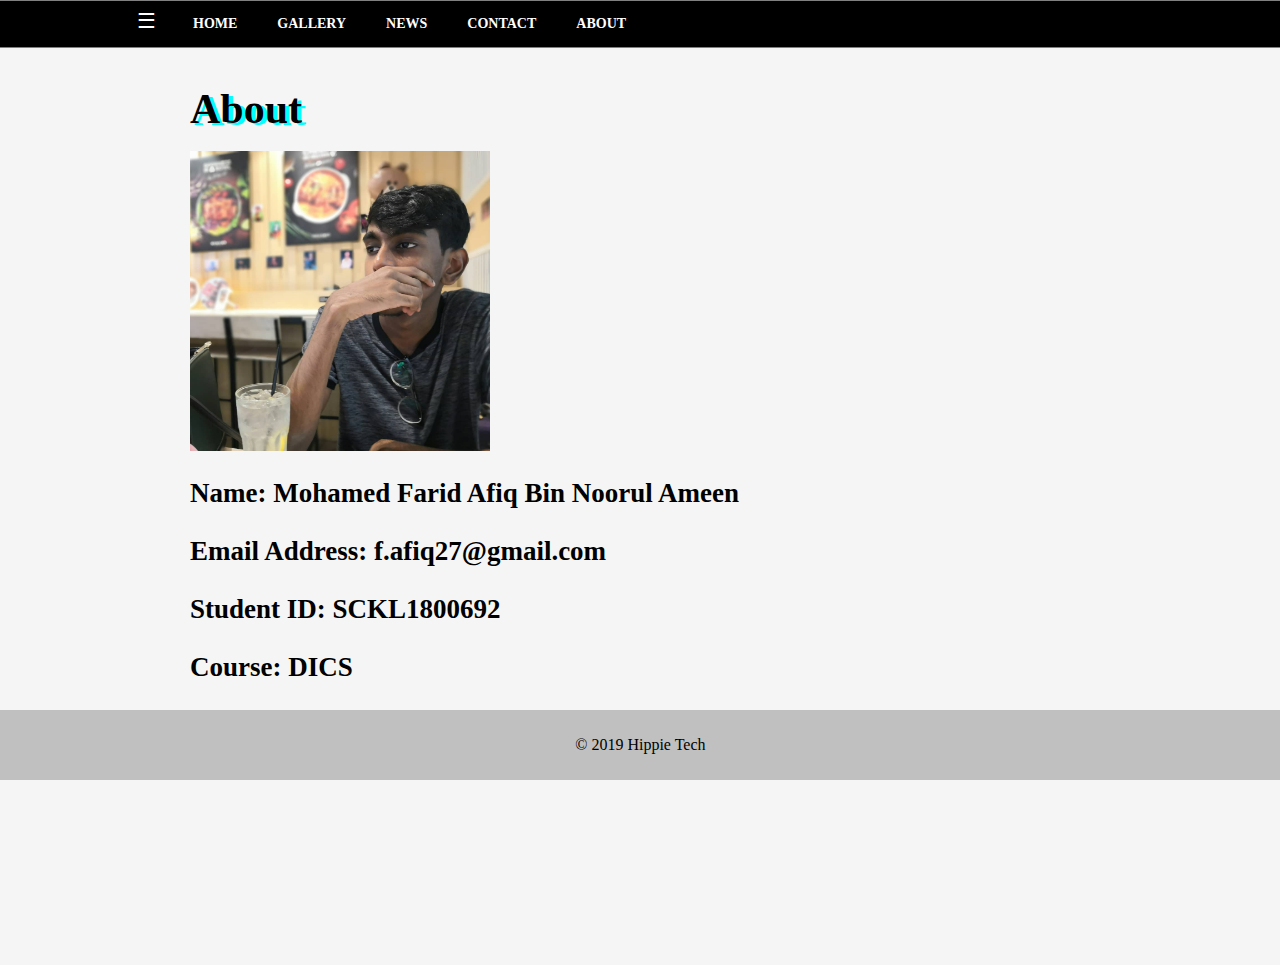
<file: HTML/About.html>
<html>
<head>
<title>About</title>
<link rel="stylesheet" href="../CSS/Content.css">
    
</head>
<body>

<div id="main">

<div class="topnav">
  <span class="one" onclick="openNav()">&#9776;</span>
  <a href="index.html"><b>HOME</b></a>
  <a href="Gallery.html"><b>GALLERY</b></a>
  <a href="News.html"><b>NEWS</b></a>
  <a href="Contact.html"><b>CONTACT</b></a>
  <a href="About.html"><b>ABOUT</b></a>
</div>

    
    
<div id="mySidenav" class="sidenav">
  <a href="javascript:void(0)" class="closebtn" onclick="closeNav()">&times;</a>
  <p><b>PRODUCTS</b></p>
  <a href="Productivity.html"><b>PRODUCTIVITY</b></a>
  <a href="Gamers.html"><b>GAMING</b></a>
  <a href="Ergonomics.html"><b>ERGONOMICS</b></a>
  <a href="Photography.html"><b>PHOTOGRAPHY</b></a>
</div>    

<div class="background">
<h1>About</h1>
<br>
<img style="width: 300px;" src=../Images/Me.jpeg>
<p class="title">Name: Mohamed Farid Afiq Bin Noorul Ameen</p>
<p class="title">Email Address: f.afiq27@gmail.com</p>
<p class="title">Student ID: SCKL1800692</p>
<p class="title">Course: DICS</p>

</div>

</div>

<div class="footer">
  <p>&#169; 2019 Hippie Tech</p>
</div>


<script type="text/javascript" src="../JS/Content.js"></script>
</body>
</html>
</file>
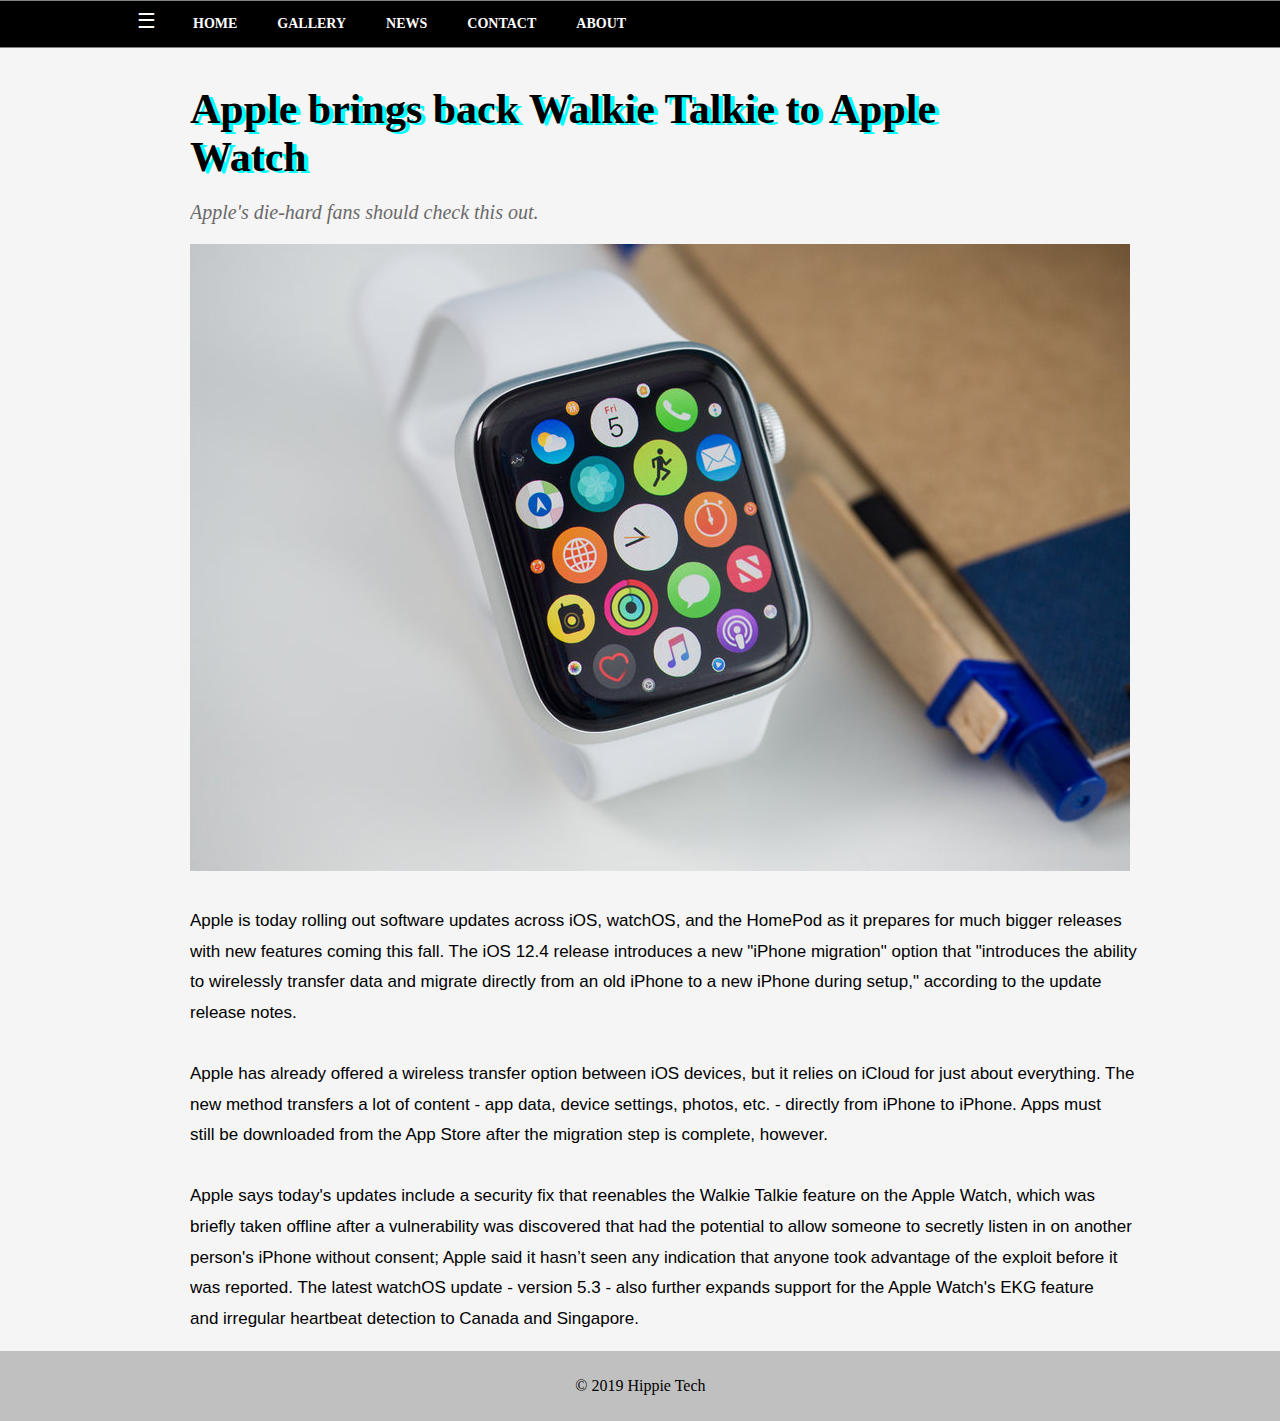
<file: HTML/Apple Watch.html>
<html>
<head>
<title>Apple brings back Walkie Talkie to Apple Watch</title>
<link rel="stylesheet" href="../CSS/Content.css">
    
</head>
<body>

<div id="main">

<div class="topnav">
  <span class="one" onclick="openNav()">&#9776;</span>
  <a href="index.html"><b>HOME</b></a>
  <a href="Gallery.html"><b>GALLERY</b></a>
  <a href="News.html"><b>NEWS</b></a>
  <a href="Contact.html"><b>CONTACT</b></a>
  <a href="About.html"><b>ABOUT</b></a>
</div>

    
    
<div id="mySidenav" class="sidenav">
  <a href="javascript:void(0)" class="closebtn" onclick="closeNav()">&times;</a>
  <p><b>PRODUCTS</b></p>
  <a href="Productivity.html"><b>PRODUCTIVITY</b></a>
  <a href="Gamers.html"><b>GAMING</b></a>
  <a href="Ergonomics.html"><b>ERGONOMICS</b></a>
  <a href="Photography.html"><b>PHOTOGRAPHY</b></a>
</div>


    
 
   
    
    
    
    
<div class="background">
  <h1>Apple brings back Walkie Talkie to Apple <br>Watch</h1>
  <p style="font-size: 20px; color:dimgrey; font-style:italic;">Apple's die-hard fans should check this out.</p>
  <img src="../Images/AppleWatch.jpg">
  <br>
  <br>
  <p class="content">Apple is today rolling out software updates across iOS, watchOS, and the HomePod as it prepares for much bigger releases
with new features coming this fall. The iOS 12.4 release introduces a new "iPhone migration" option that "introduces the ability
to wirelessly transfer data and migrate directly from an old iPhone to a new iPhone during setup," according to the update
release notes.

Apple has already offered a wireless transfer option between iOS devices, but it relies on iCloud for just about everything. The
new method transfers a lot of content - app data, device settings, photos, etc. - directly from iPhone to iPhone. Apps must
still be downloaded from the App Store after the migration step is complete, however.

Apple says today's updates include a security fix that reenables the Walkie Talkie feature on the Apple Watch, which was
briefly taken offline after a vulnerability was discovered that had the potential to allow someone to secretly listen in on another
person's iPhone without consent; Apple said it hasn’t seen any indication that anyone took advantage of the exploit before it
was reported. The latest watchOS update - version 5.3 - also further expands support for the Apple Watch's EKG feature
and irregular heartbeat detection to Canada and Singapore.</p>
</div>
</div>

<div class="footer">
  <p>&#169; 2019 Hippie Tech</p>
</div>

<script type="text/javascript" src="../JS/Content.js"></script>
</body>
</html>
</file>
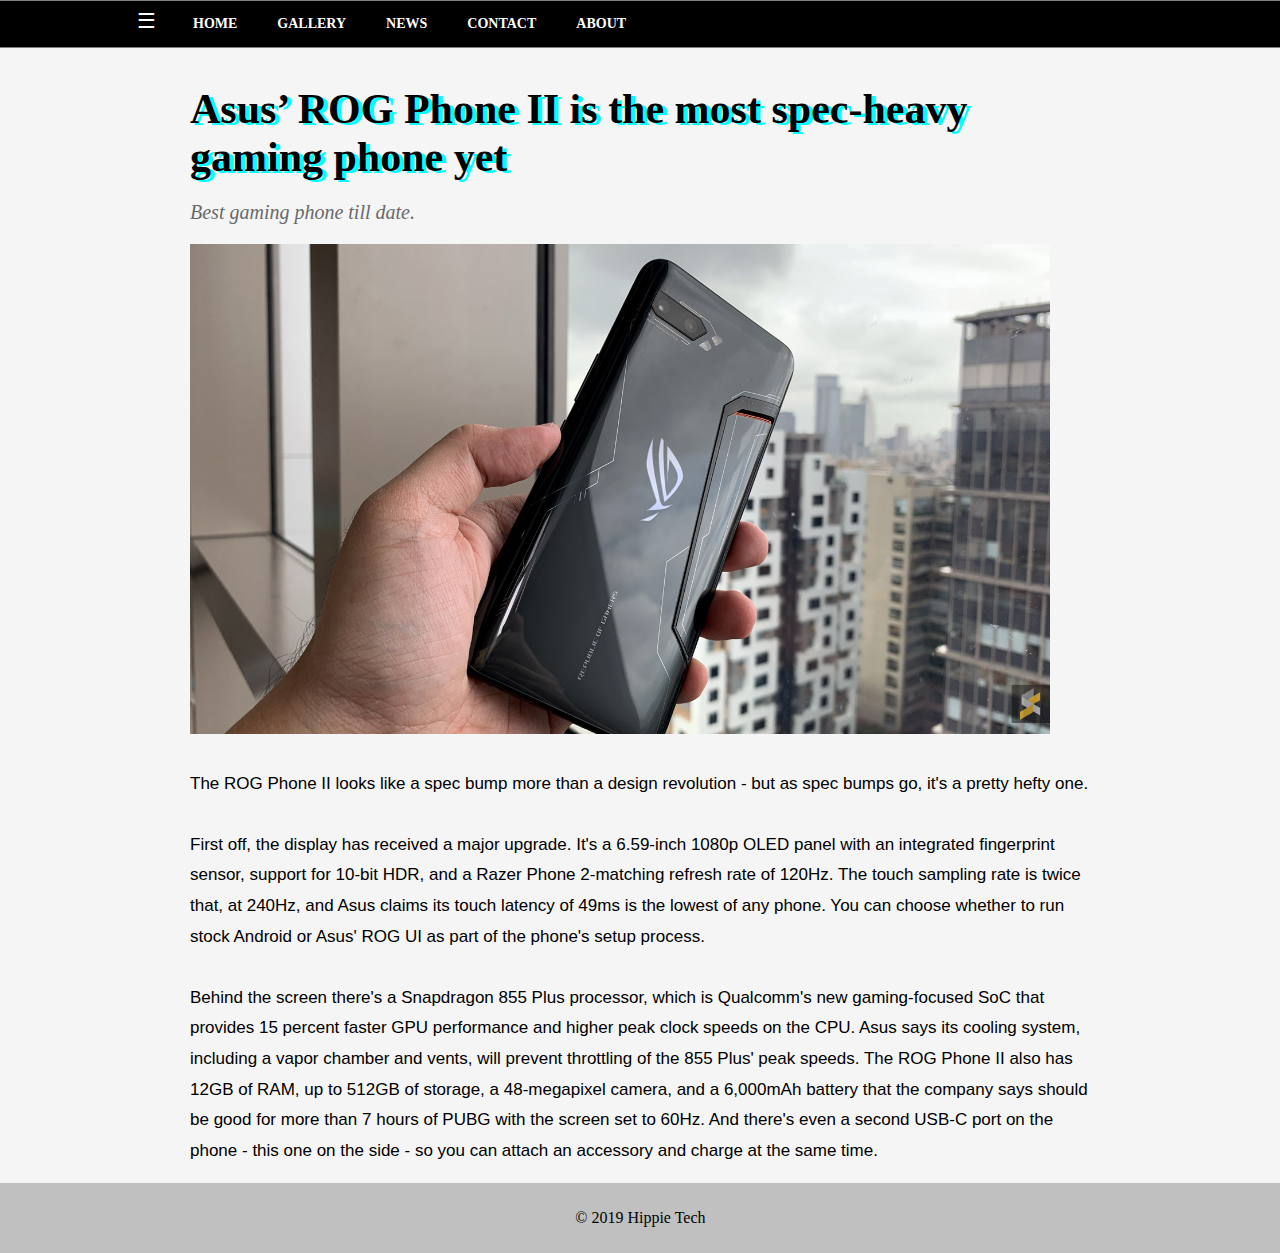
<file: HTML/Asus ROG.html>
<html>
<head>
<title>Asus' ROG Phone II is the most spec-heavy gaming phone yet</title>
<link rel="stylesheet" href="../CSS/Content.css">
    
</head>
<body>

<div id="main">

<div class="topnav">
  <span class="one" onclick="openNav()">&#9776;</span>
  <a href="index.html"><b>HOME</b></a>
  <a href="Gallery.html"><b>GALLERY</b></a>
  <a href="News.html"><b>NEWS</b></a>
  <a href="Contact.html"><b>CONTACT</b></a>
  <a href="About.html"><b>ABOUT</b></a>
</div>

    
    
<div id="mySidenav" class="sidenav">
  <a href="javascript:void(0)" class="closebtn" onclick="closeNav()">&times;</a>
  <p><b>PRODUCTS</b></p>
  <a href="Productivity.html"><b>PRODUCTIVITY</b></a>
  <a href="Gamers.html"><b>GAMING</b></a>
  <a href="Ergonomics.html"><b>ERGONOMICS</b></a>
  <a href="Photography.html"><b>PHOTOGRAPHY</b></a>
</div>


    
 
   
    
    
    
    
<div class="background">
  <h1>Asus’ ROG Phone II is the most spec-heavy<br>gaming phone yet</h1>
  <p style="font-size: 20px; color:dimgrey; font-style:italic;">Best gaming phone till date.</p>
  <img style="width: 860px" src="../Images/ROG.jpg">
  <br>
  <br>
  <p class="content">The ROG Phone II looks like a spec bump more than a design revolution - but as spec bumps go, it's a pretty hefty one.

First off, the display has received a major upgrade. It's a 6.59-inch 1080p OLED panel with an integrated fingerprint
sensor, support for 10-bit HDR, and a Razer Phone 2-matching refresh rate of 120Hz. The touch sampling rate is twice
that, at 240Hz, and Asus claims its touch latency of 49ms is the lowest of any phone. You can choose whether to run
stock Android or Asus' ROG UI as part of the phone's setup process.
    
Behind the screen there's a Snapdragon 855 Plus processor, which is Qualcomm's new gaming-focused SoC that
provides 15 percent faster GPU performance and higher peak clock speeds on the CPU. Asus says its cooling system,
including a vapor chamber and vents, will prevent throttling of the 855 Plus' peak speeds. The ROG Phone II also has
12GB of RAM, up to 512GB of storage, a 48-megapixel camera, and a 6,000mAh battery that the company says should
be good for more than 7 hours of PUBG with the screen set to 60Hz. And there's even a second USB-C port on the
phone - this one on the side - so you can attach an accessory and charge at the same time.</p>
</div>
</div>

<div class="footer">
  <p>&#169; 2019 Hippie Tech</p>
</div>
<script type="text/javascript" src="../JS/Content.js"></script>
</body>
</html>
</file>
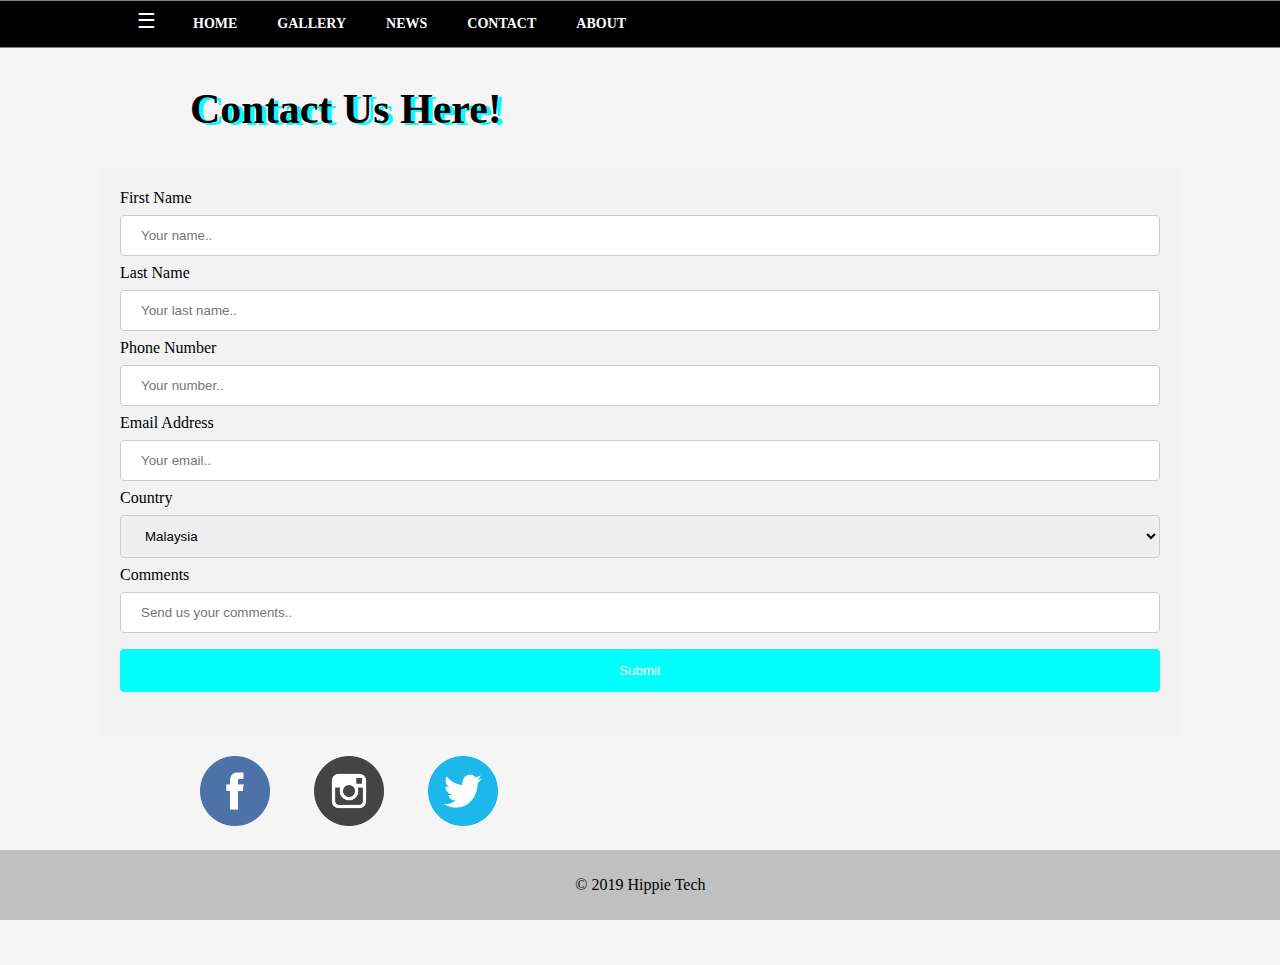
<file: HTML/Contact.html>
<html>
<head>
<title>Contact</title>
<link rel="stylesheet" href="../CSS/Content.css">
    
</head>
<body>

<div id="main">

<div class="topnav">
  <span class="one" onclick="openNav()">&#9776;</span>
  <a href="index.html"><b>HOME</b></a>
  <a href="Gallery.html"><b>GALLERY</b></a>
  <a href="News.html"><b>NEWS</b></a>
  <a href="Contact.html"><b>CONTACT</b></a>
  <a href="About.html"><b>ABOUT</b></a>
</div>

    
    
<div id="mySidenav" class="sidenav">
  <a href="javascript:void(0)" class="closebtn" onclick="closeNav()">&times;</a>
  <p><b>PRODUCTS</b></p>
  <a href="Productivity.html"><b>PRODUCTIVITY</b></a>
  <a href="Gamers.html"><b>GAMING</b></a>
  <a href="Ergonomics.html"><b>ERGONOMICS</b></a>
  <a href="Photography.html"><b>PHOTOGRAPHY</b></a>
</div>    

<div class="background">
<h1>Contact Us Here!</h1>
<br>
<br>
</div>
    
    
    
    
<div class="forms">
  <form action="/action_page.php">
    <label for="fname">First Name</label>
    <input type="text" id="fname" name="firstname" placeholder="Your name..">

    <label for="lname">Last Name</label>
    <input type="text" id="lname" name="lastname" placeholder="Your last name..">

    <label for="pnumb">Phone Number</label>
    <input type="text" id="pnumb" name="phonenumber" placeholder="Your number..">  
      
    <label for="email">Email Address</label>
    <input type="text" id="email" name="email" placeholder="Your email..">  
      
    <label for="country">Country</label>
    <select id="country" name="country">
      <option value="australia">Malaysia</option>
      <option value="canada">USA</option>
      <option value="usa">Singapore</option>
    </select>
    
    <label for="comments">Comments</label>
    <input type="text" id="comm" name="comm" placeholder="Send us your comments.."> 
    
    <input type="submit" value="Submit">
  </form>
</div>

    
    
    
    
    
    
    

<a href="https://www.facebook.com"><img style="width: 70px; padding: 20px; margin-left: 180px;" src="../Images/Facebook%20Icon.png"></a>
<a href="https://www.instagram.com/"><img style="width: 70px; padding: 20px" src="../Images/Instagram%20Icon.png"></a>
<a href="https://twitter.com/"><img style="width: 70px; padding: 20px" src="../Images/Twitter%20Icon.png"></a>

    
</div>
    
<div class="footer">
  <p>&#169; 2019 Hippie Tech</p>
</div>
    
    



<script type="text/javascript" src="../JS/Content.js"></script>
</body>
</html>
</file>
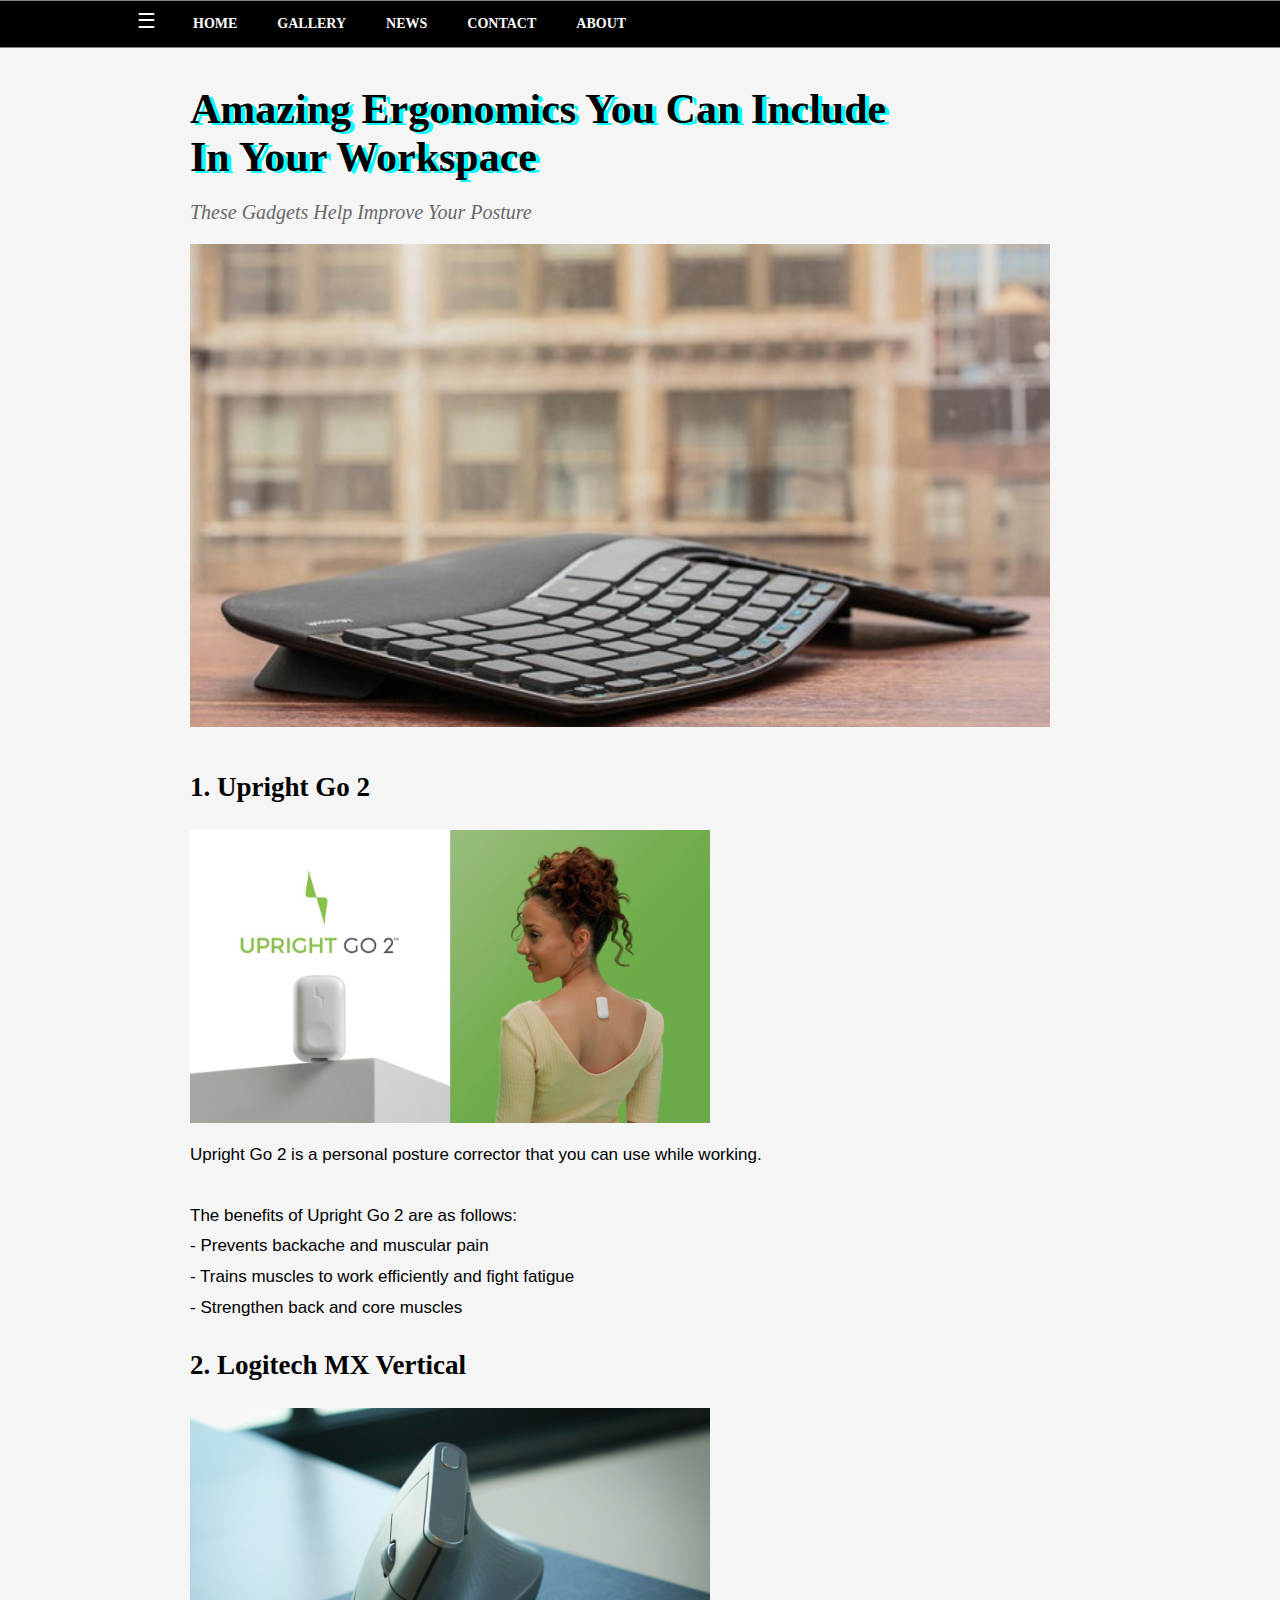
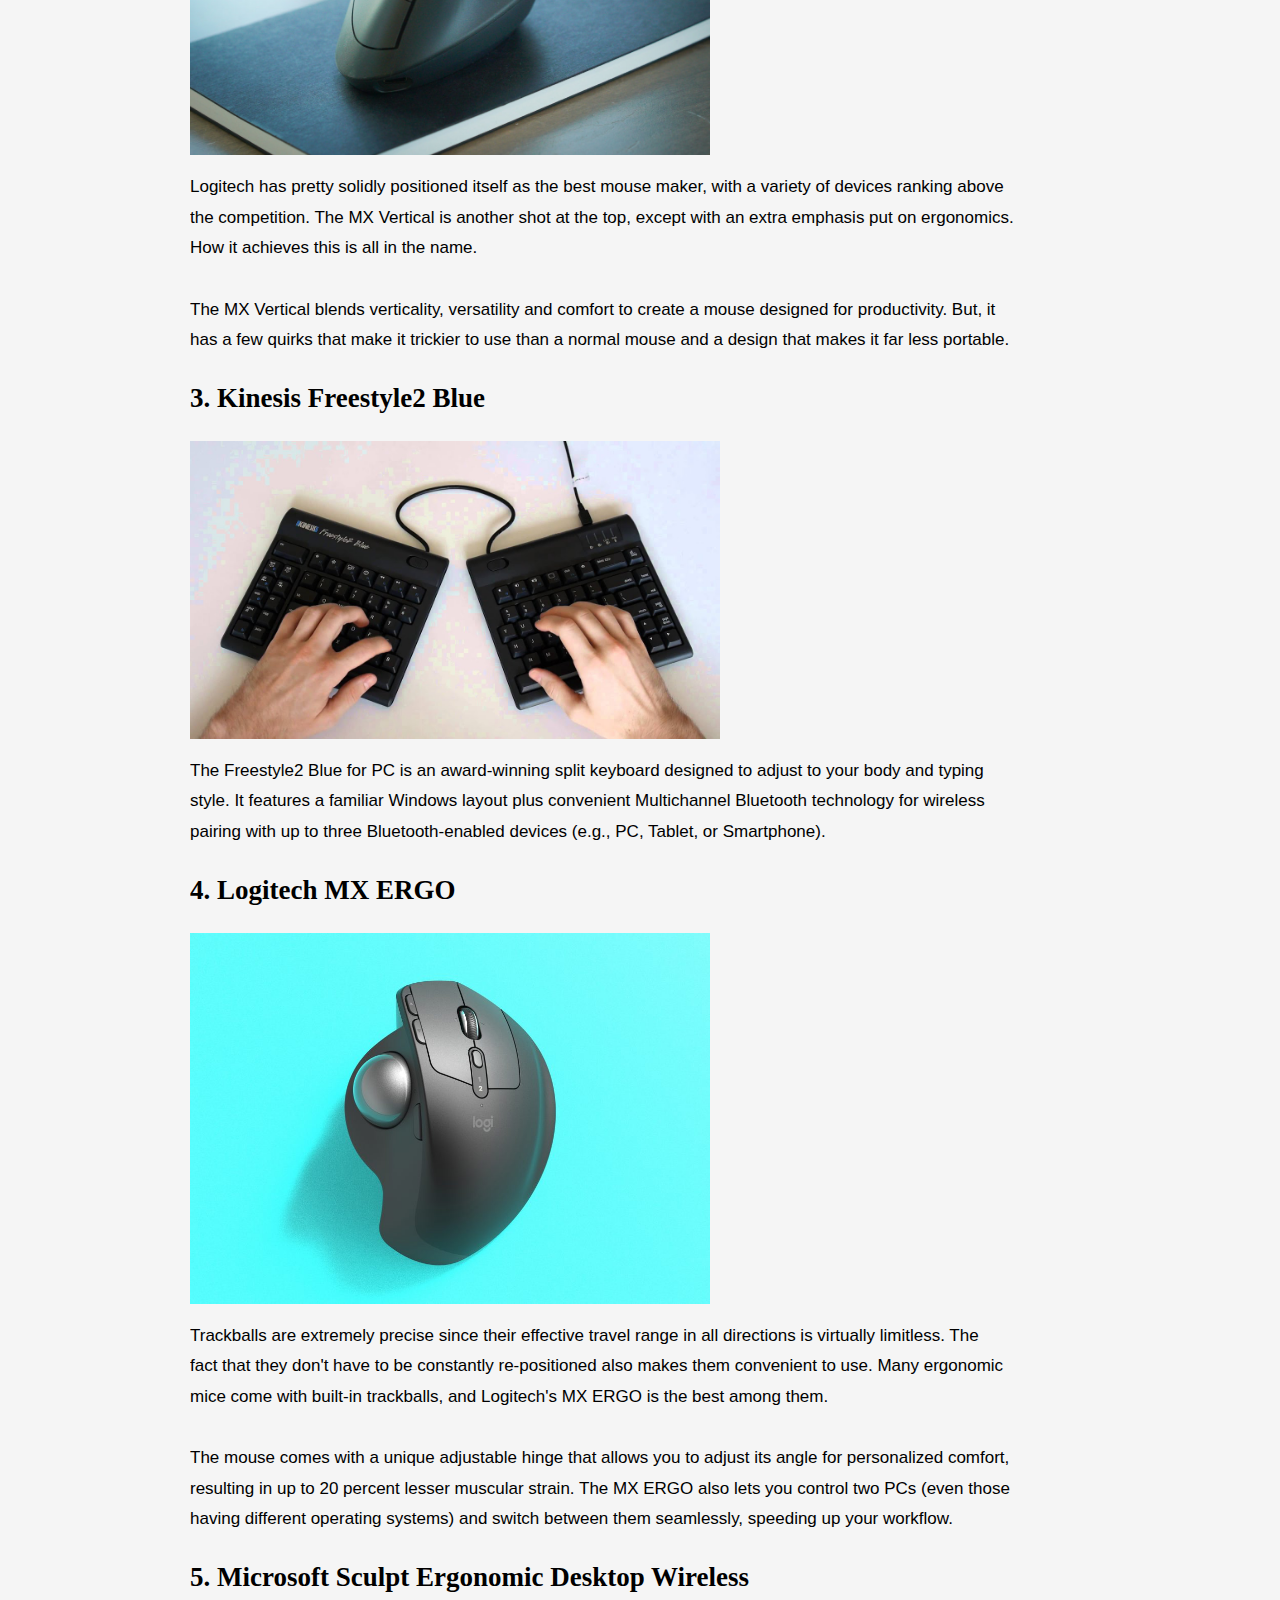
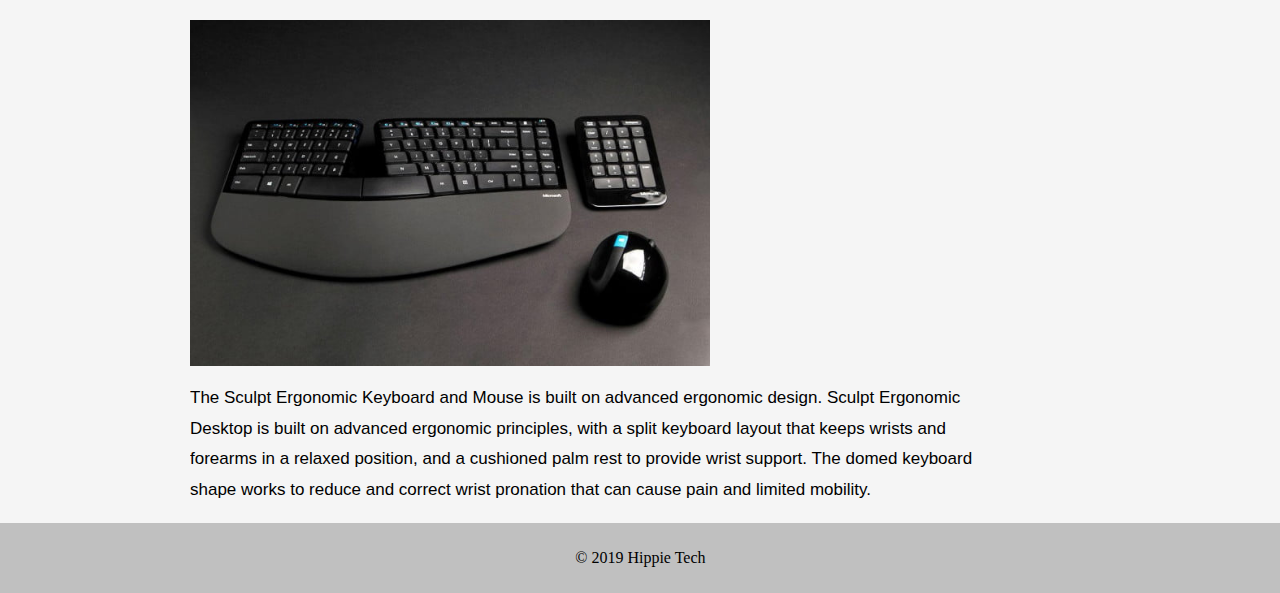
<file: HTML/Ergonomics.html>
<html>
<head>
<title>Amazing Ergonomics You Can Include In Your Workspace</title>
<link rel="stylesheet" href="../CSS/Content.css">
    
</head>
<body>

<div id="main">

<div class="topnav">
  <span class="one" onclick="openNav()">&#9776;</span>
  <a href="index.html"><b>HOME</b></a> 
  <a href="Gallery.html"><b>GALLERY</b></a>
  <a href="News.html"><b>NEWS</b></a>
  <a href="Contact.html"><b>CONTACT</b></a>
  <a href="About.html"><b>ABOUT</b></a>
</div>

    
    
<div id="mySidenav" class="sidenav">
  <a href="javascript:void(0)" class="closebtn" onclick="closeNav()">&times;</a>
  <p><b>PRODUCTS</b></p>
  <a href="Productivity.html"><b>PRODUCTIVITY</b></a>
  <a href="Gamers.html"><b>GAMING</b></a>
  <a href="Ergonomics.html"><b>ERGONOMICS</b></a>
  <a href="Photography.html"><b>PHOTOGRAPHY</b></a>
</div>


    
 
   
    
    
    
    
<div class="background">
  <h1>Amazing Ergonomics You Can Include<br>In Your Workspace</h1>
  <p style="font-size: 20px; color:dimgrey; font-style:italic;">These Gadgets Help Improve Your Posture</p>
  <img style="width: 860px" src="../Images/Keyboard-Ergonomics.jpg">
  <br>
  <br>
  <p class="title">1. Upright Go 2</p>
  <img style="width:520px" src="../Images/Upright%20Go%202.jpg">
  <p class="content">Upright Go 2 is a personal posture corrector that you can use while working.

The benefits of Upright Go 2 are as follows:
- Prevents backache and muscular pain
- Trains muscles to work efficiently and fight fatigue
- Strengthen back and core muscles
</p>
    
  <p class="title">2. Logitech MX Vertical</p>
  <img style="width:520px" src="../Images/Logitech Mouse2.jpg">
  <p class="content">Logitech has pretty solidly positioned itself as the best mouse maker, with a variety of devices ranking above
the competition. The MX Vertical is another shot at the top, except with an extra emphasis put on ergonomics.
How it achieves this is all in the name.

The MX Vertical blends verticality, versatility and comfort to create a mouse designed for productivity. But, it
has a few quirks that make it trickier to use than a normal mouse and a design that makes it far less portable.</p>
    
  <p class="title">3. Kinesis Freestyle2 Blue</p>
  <img style="width:530px" src="../Images/Kinesis.jpg">
  <p class="content">The Freestyle2 Blue for PC is an award-winning split keyboard designed to adjust to your body and typing
style. It features a familiar Windows layout plus convenient Multichannel Bluetooth technology for wireless
pairing with up to three Bluetooth-enabled devices (e.g., PC, Tablet, or Smartphone).</p>
    
    <p class="title">4. Logitech MX ERGO</p>
  <img style="width:520px" src="../Images/Logitech MX ERGO.jpg">
  <p class="content">Trackballs are extremely precise since their effective travel range in all directions is virtually limitless. The
fact that they don't have to be constantly re-positioned also makes them convenient to use. Many ergonomic
mice come with built-in trackballs, and Logitech's MX ERGO is the best among them.
    
The mouse comes with a unique adjustable hinge that allows you to adjust its angle for personalized comfort,
resulting in up to 20 percent lesser muscular strain. The MX ERGO also lets you control two PCs (even those
having different operating systems) and switch between them seamlessly, speeding up your workflow.</p>
    
    <p class="title">5. Microsoft Sculpt Ergonomic Desktop Wireless</p>
  <img style="width:520px" src="../Images/Microsoft.jpg">
  <p class="content">The Sculpt Ergonomic Keyboard and Mouse is built on advanced ergonomic design. Sculpt Ergonomic
Desktop is built on advanced ergonomic principles, with a split keyboard layout that keeps wrists and 
forearms in a relaxed position, and a cushioned palm rest to provide wrist support. The domed keyboard 
shape works to reduce and correct wrist pronation that can cause pain and limited mobility.</p>
</div>
</div>

<div class="footer">
  <p>&#169; 2019 Hippie Tech</p>
</div>

<script type="text/javascript" src="../JS/Content.js"></script>
</body>
</html>
</file>
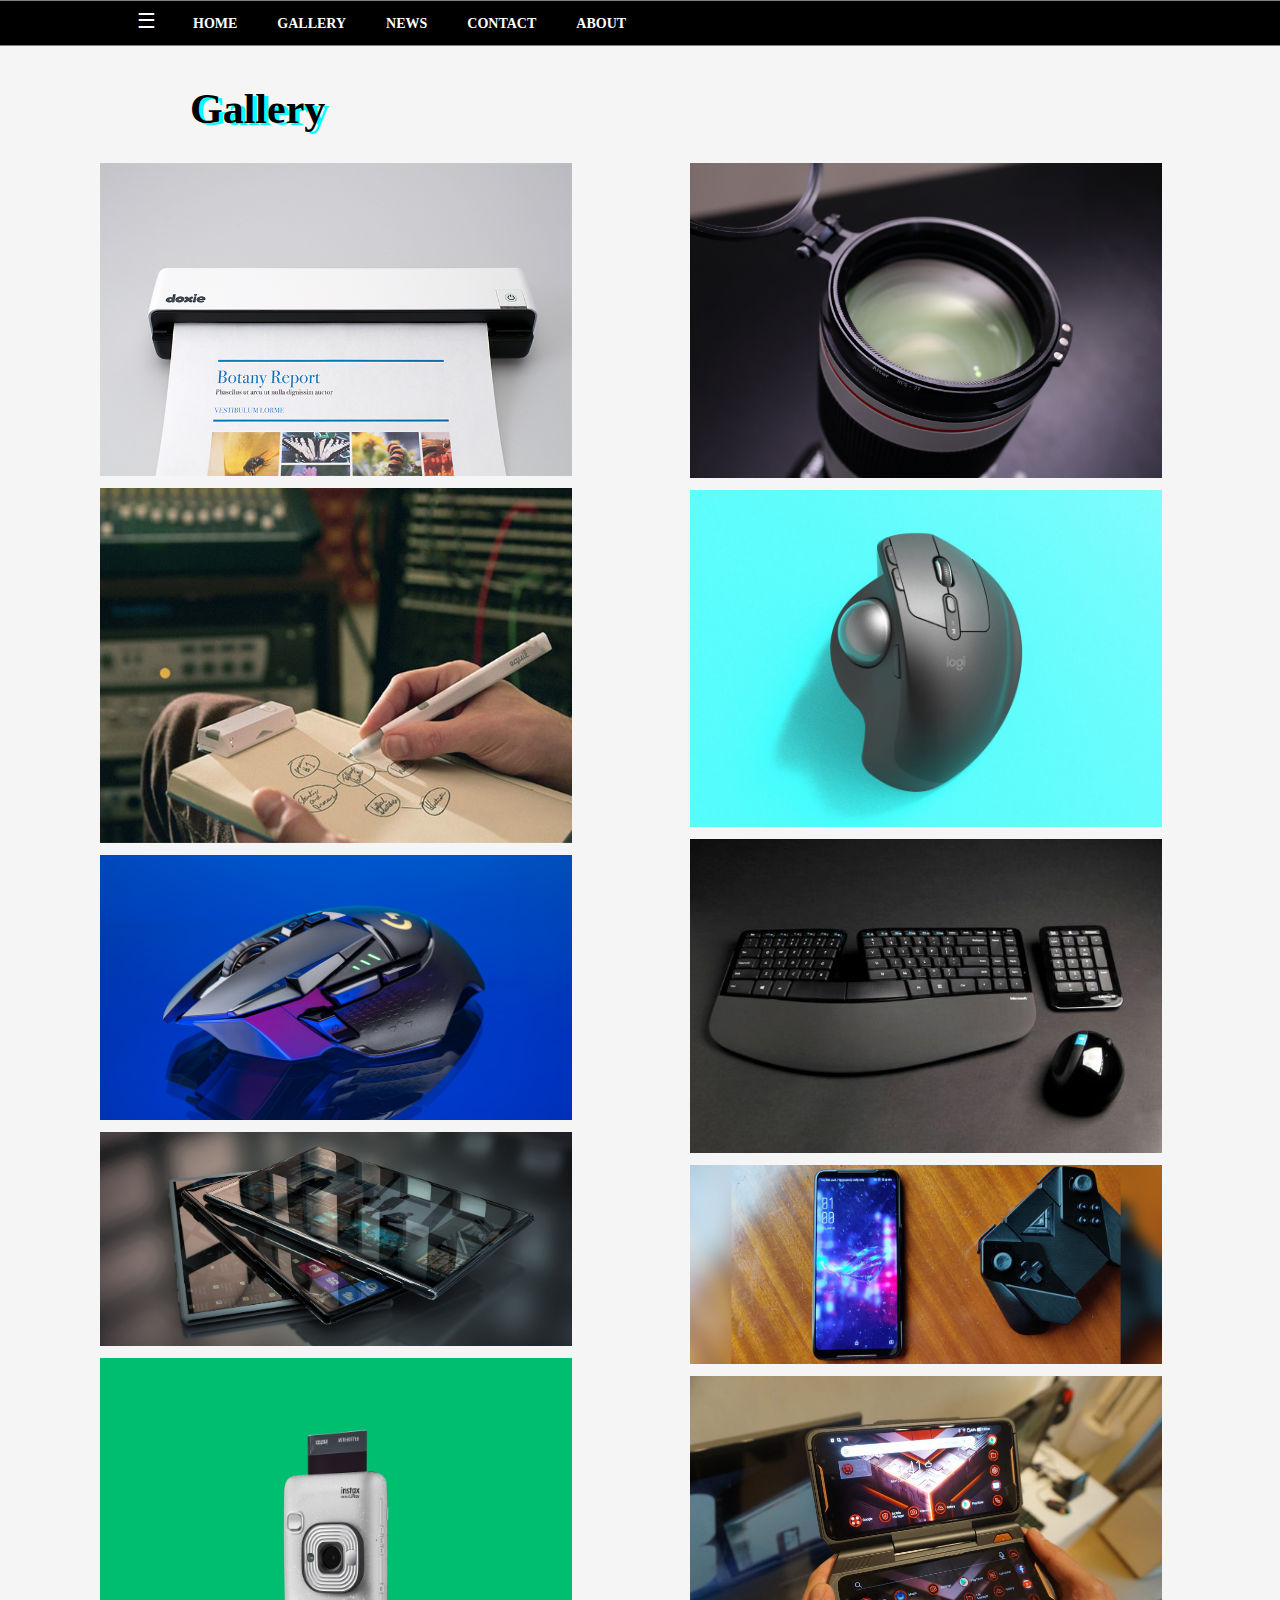
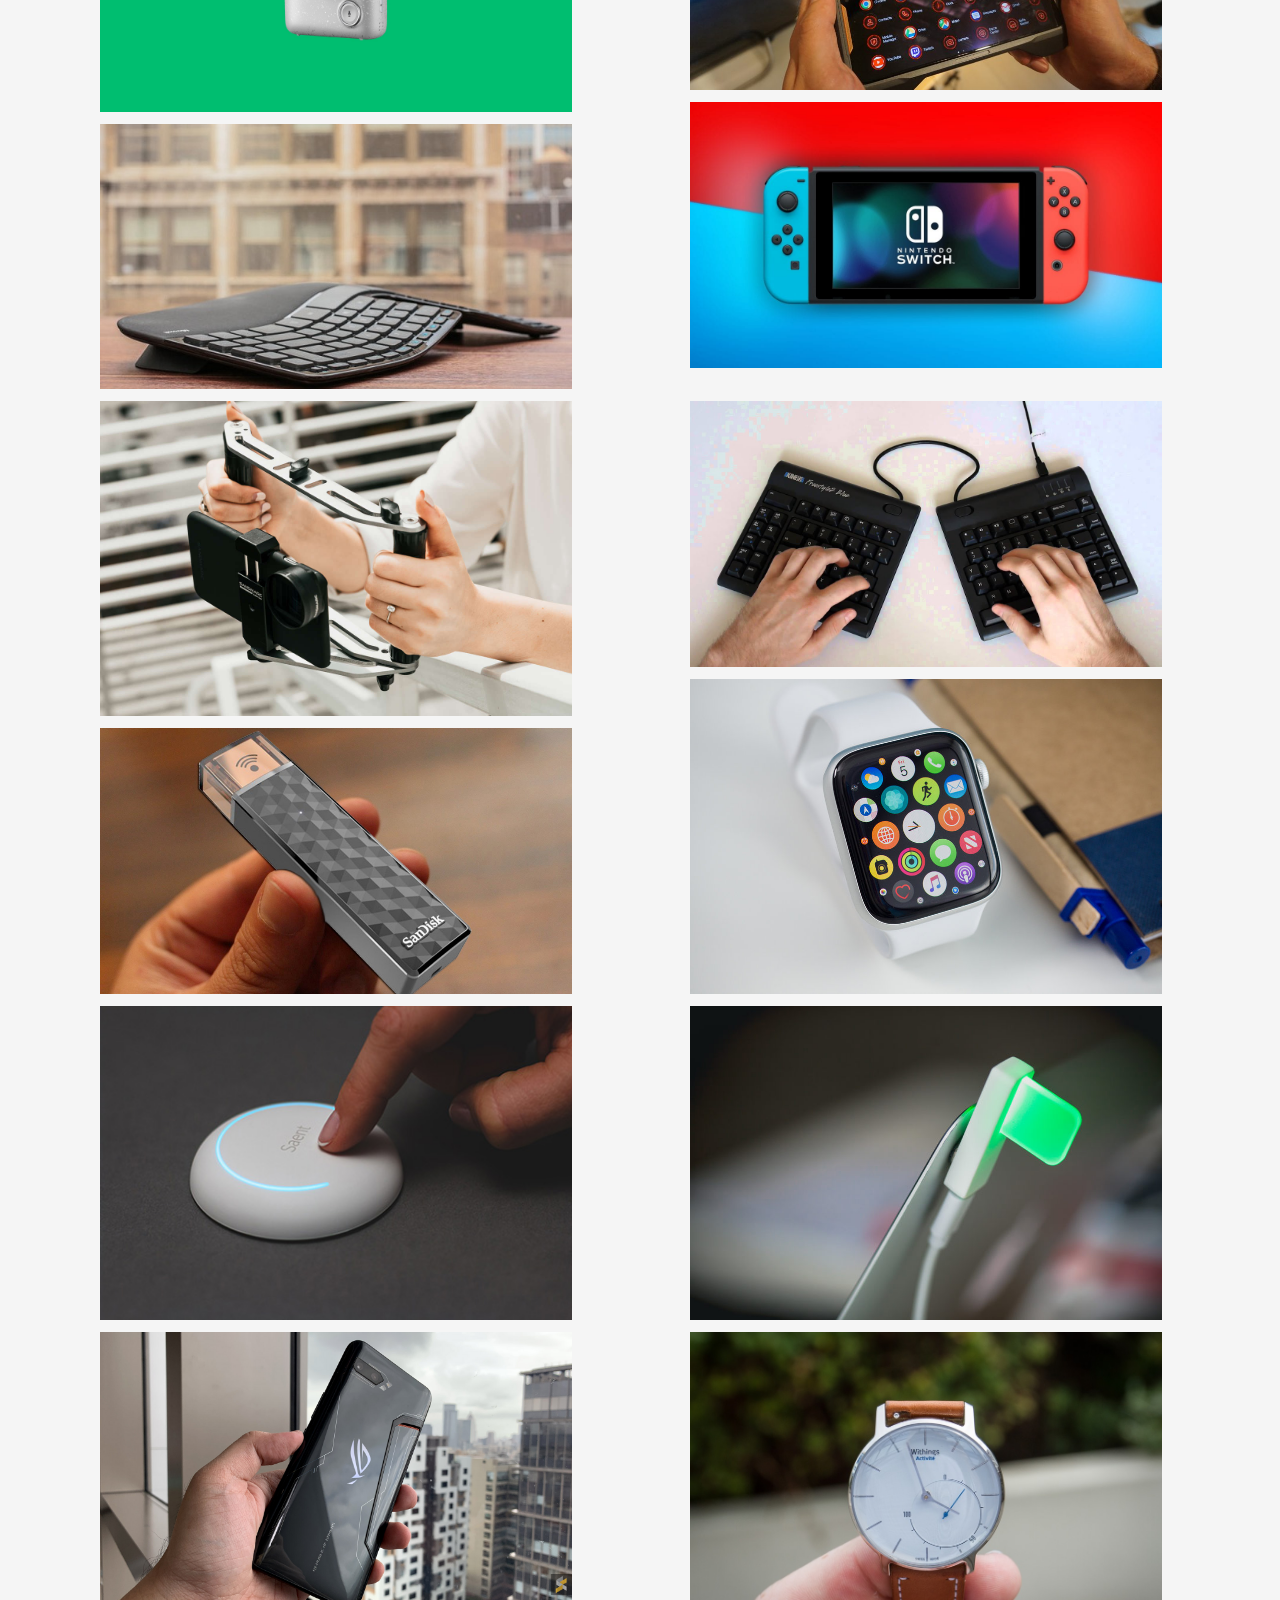
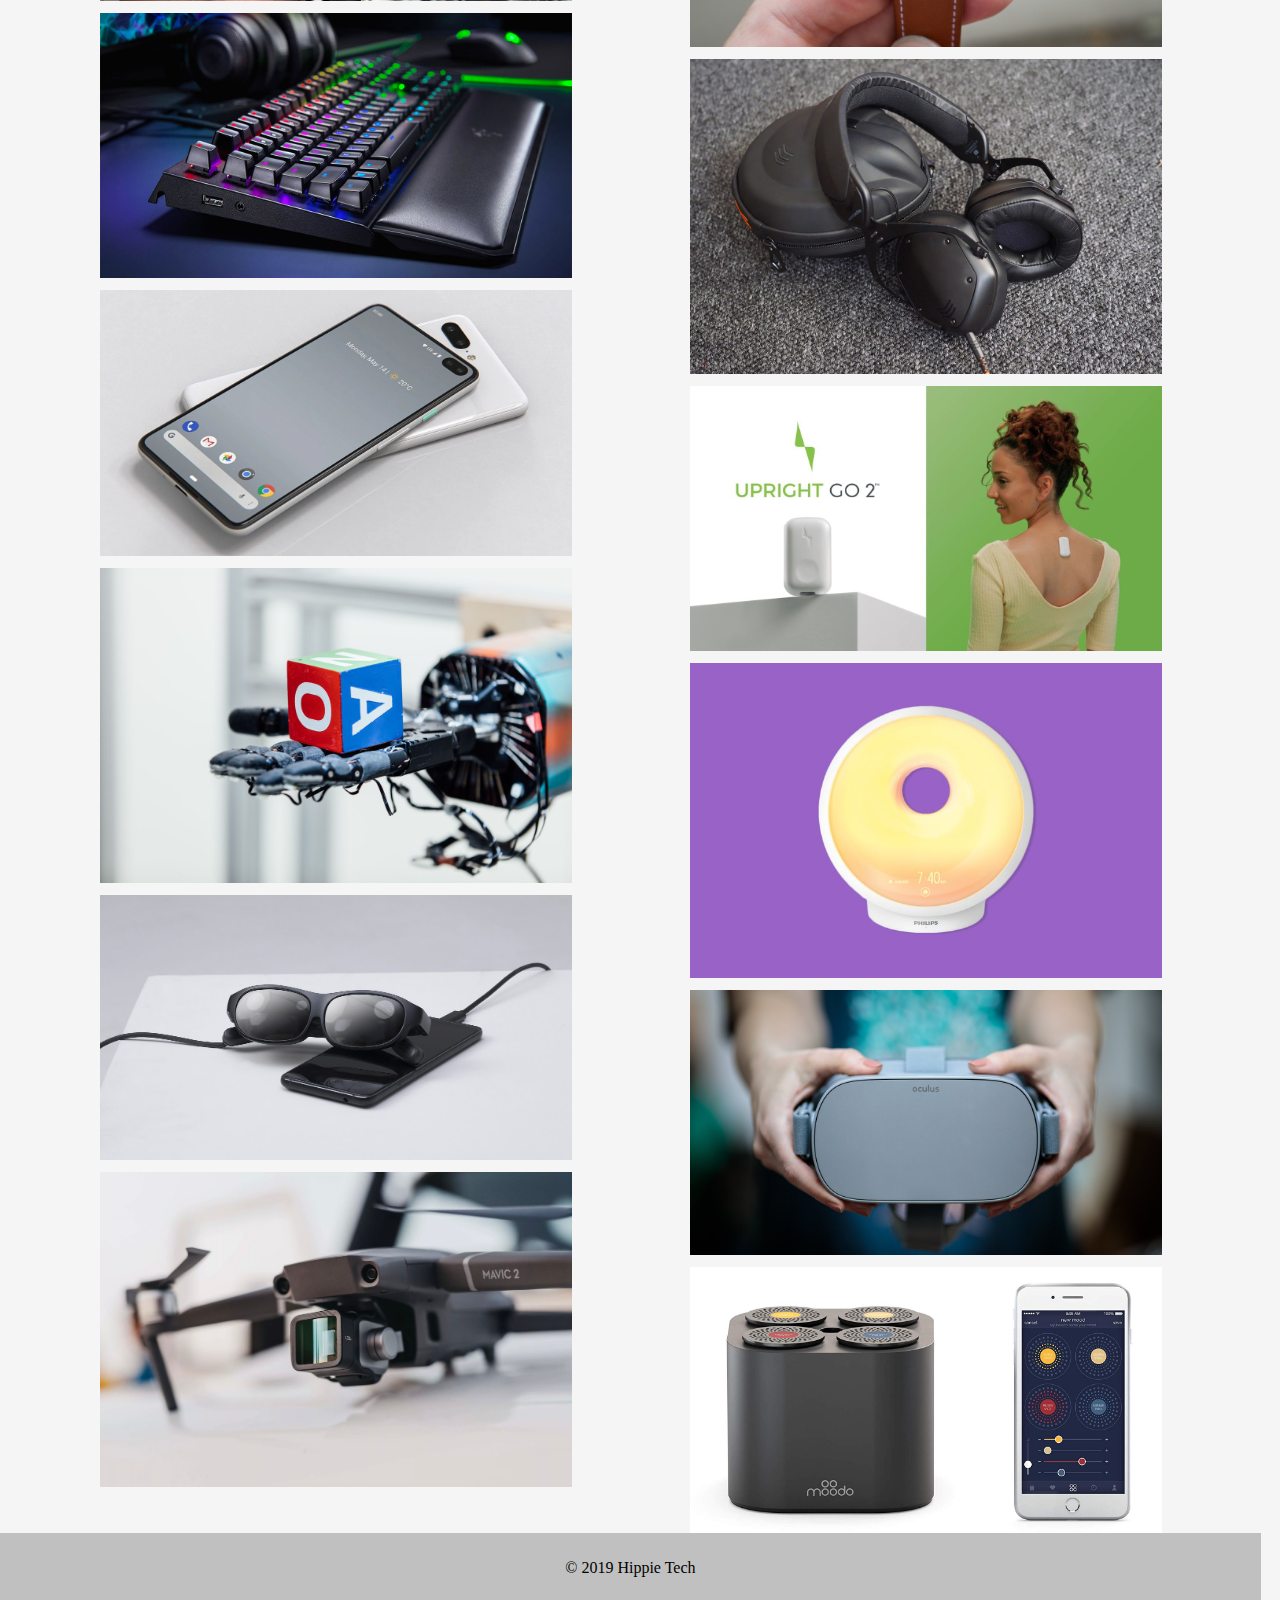
<file: HTML/Gallery.html>
<html>
<head>
<title>Gallery</title>
<link rel="stylesheet" href="../CSS/Gallery.css">
    
</head>
<body>

<div id="main">

<div class="topnav">
  <span class="one" onclick="openNav()">&#9776;</span>
  <a href="index.html"><b>HOME</b></a> 
  <a href="Gallery.html"><b>GALLERY</b></a>
  <a href="News.html"><b>NEWS</b></a>
  <a href="Contact.html"><b>CONTACT</b></a>
  <a href="About.html"><b>ABOUT</b></a>
</div>

    
    
<div id="mySidenav" class="sidenav">
  <a href="javascript:void(0)" class="closebtn" onclick="closeNav()">&times;</a>
  <p><b>PRODUCTS</b></p>
  <a href="Productivity.html"><b>PRODUCTIVITY</b></a>
  <a href="Gamers.html"><b>GAMING</b></a>
  <a href="Ergonomics.html"><b>ERGONOMICS</b></a>
  <a href="Ergonomics.html"><b>PHOTOGRAPHY</b></a>
</div>


    
 
   
    
    
    
<div class="background">   
  <h1>Gallery</h1>
  <br>
  <div class="row"> 
    <div class="column">
      <img style="width: 80%" src="../Images/Alter.jpg">
      <img style="width: 80%" src="../Images/Logitech%20MX%20ERGO.jpg">
      <img style="width: 80%" src="../Images/Microsoft.jpg">
      <img style="width: 80%" src="../Images/Asus%20ROG%202.jpg">
      <img style="width: 80%" src="../Images/Asus%20ROG.jpg">
      <img style="width: 80%" src="../Images/Switch.jpg">
    </div>
    <div class="column">
      <img style="width: 80%" src="../Images/Doxie%20Go.jpg">
      <img style="width: 80%" src="../Images/ebeam.jpg">
      <img style="width: 80%" src="../Images/Logitech%20Mouse%202.jpg">
      <img style="width: 80%" src="../Images/gadgets1.jpg">
      <img style="width: 80%" src="../Images/Fujifilm.jpg">
      <img style="width: 80%" src="../Images/Keyboard-Ergonomics.jpg">
    </div> 
    <div class="column">
      <img style="width: 80%" src="../Images/Kinesis.jpg">
      <img style="width: 80%" src="../Images/AppleWatch.jpg">
      <img style="width: 80%" src="../Images/Luxafor2.jpg">
      <img style="width: 80%" src="../Images/Withings2.jpg">
      <img style="width: 80%" src="../Images/Vmoda.jpg">
      <img style="width: 80%" src="../Images/Upright%20Go%202.jpg">
      <img style="width: 80%" src="../Images/Philips3.jpg">
      <img style="width: 80%" src="../Images/Oculus3.jpg">
      <img style="width: 80%" src="../Images/Moodo.jpg">
      
    </div>
    <div class="column">
      <img style="width: 80%" src="../Images/Sandmarc.jpg">
      <img style="width: 80%" src="../Images/Sandisk%202.jpg">
      <img style="width: 80%" src="../Images/Saent2.jpg">
      <img style="width: 80%" src="../Images/ROG.jpg">
      <img style="width: 80%" src="../Images/Razer.jpg">
      <img style="width: 80%" src="../Images/Pixel.jpg">
    </div>
    <div class="column">
      <img style="width: 80%" src="../Images/OpenAi.jpg">
      <img style="width: 80%" src="../Images/Nreal.jpg">
      <img style="width: 80%" src="../Images/Moment%20Air.jpg">
    </div>  
  </div>
</div> 
<div class="footer">
  <p>&#169; 2019 Hippie Tech</p>
</div>

</div>
<script type="text/javascript" src="../JS/Content.js"></script>
</body>
</html>
</file>
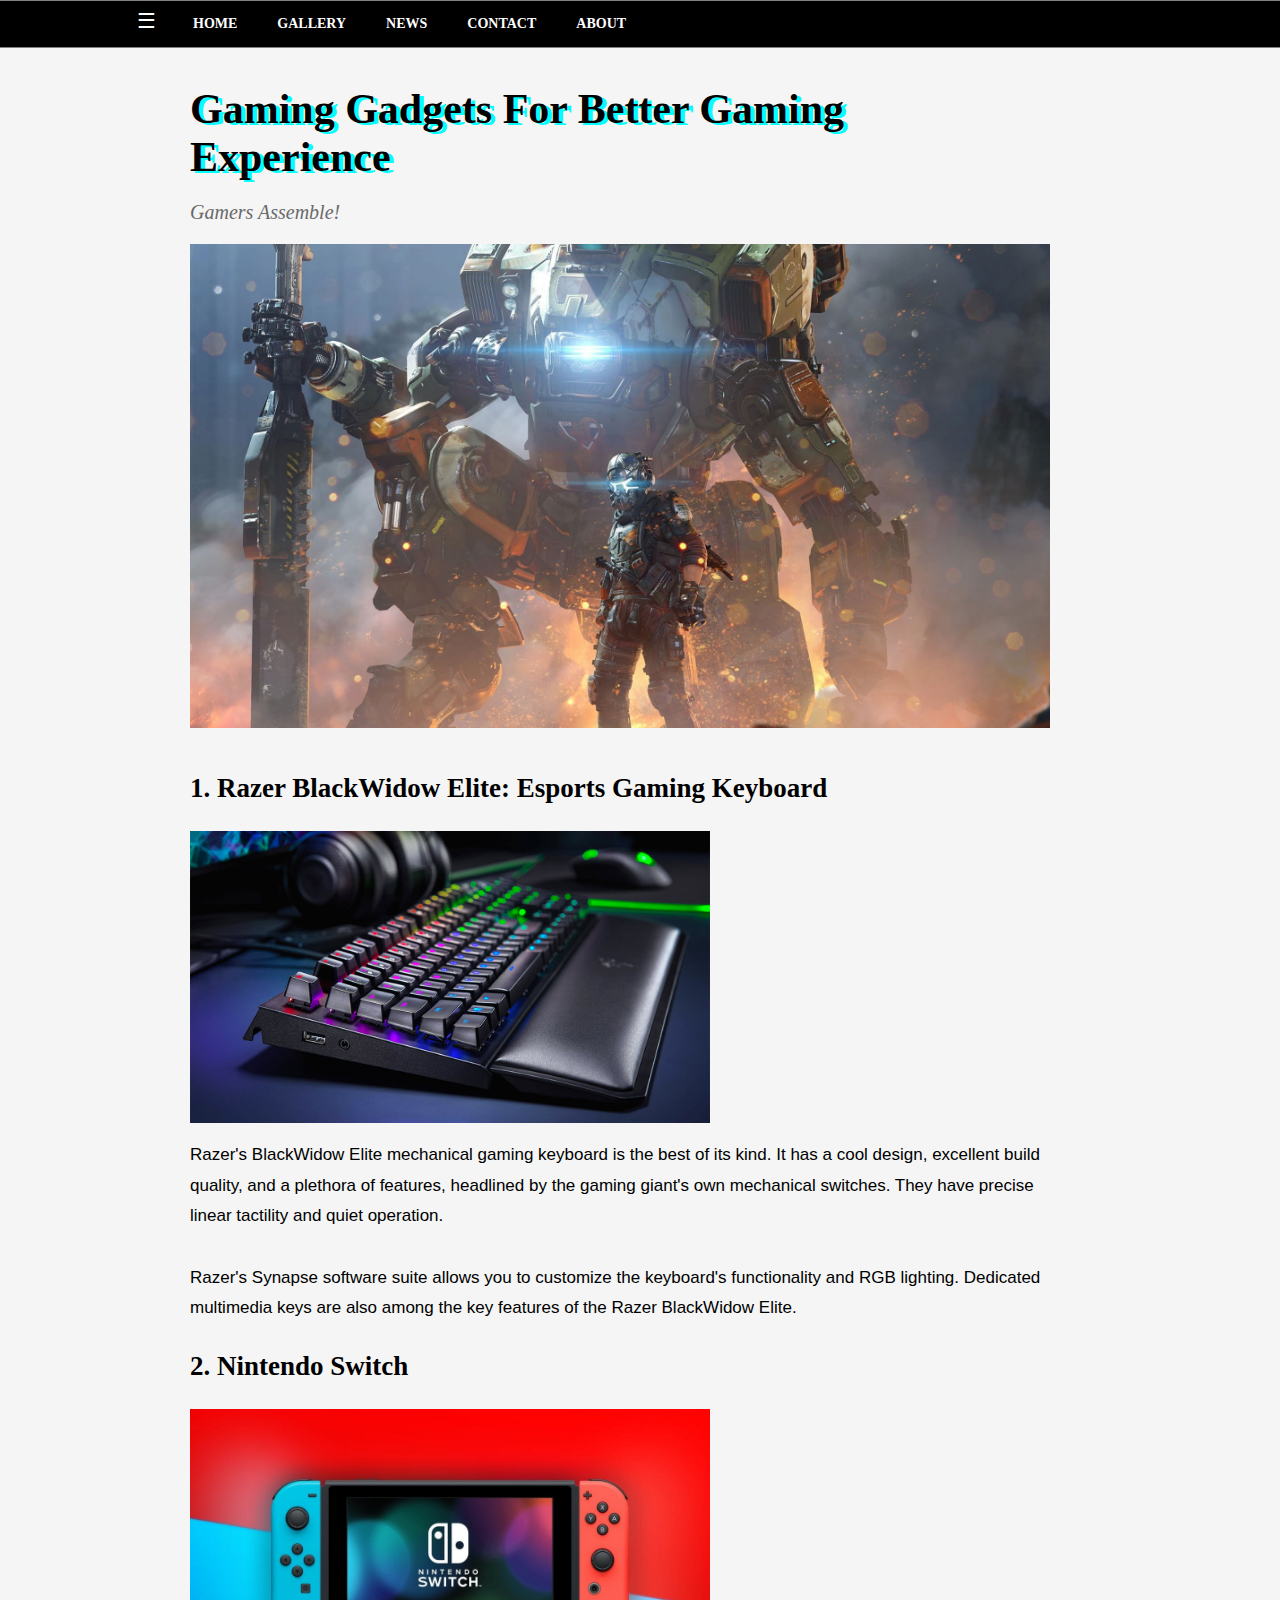
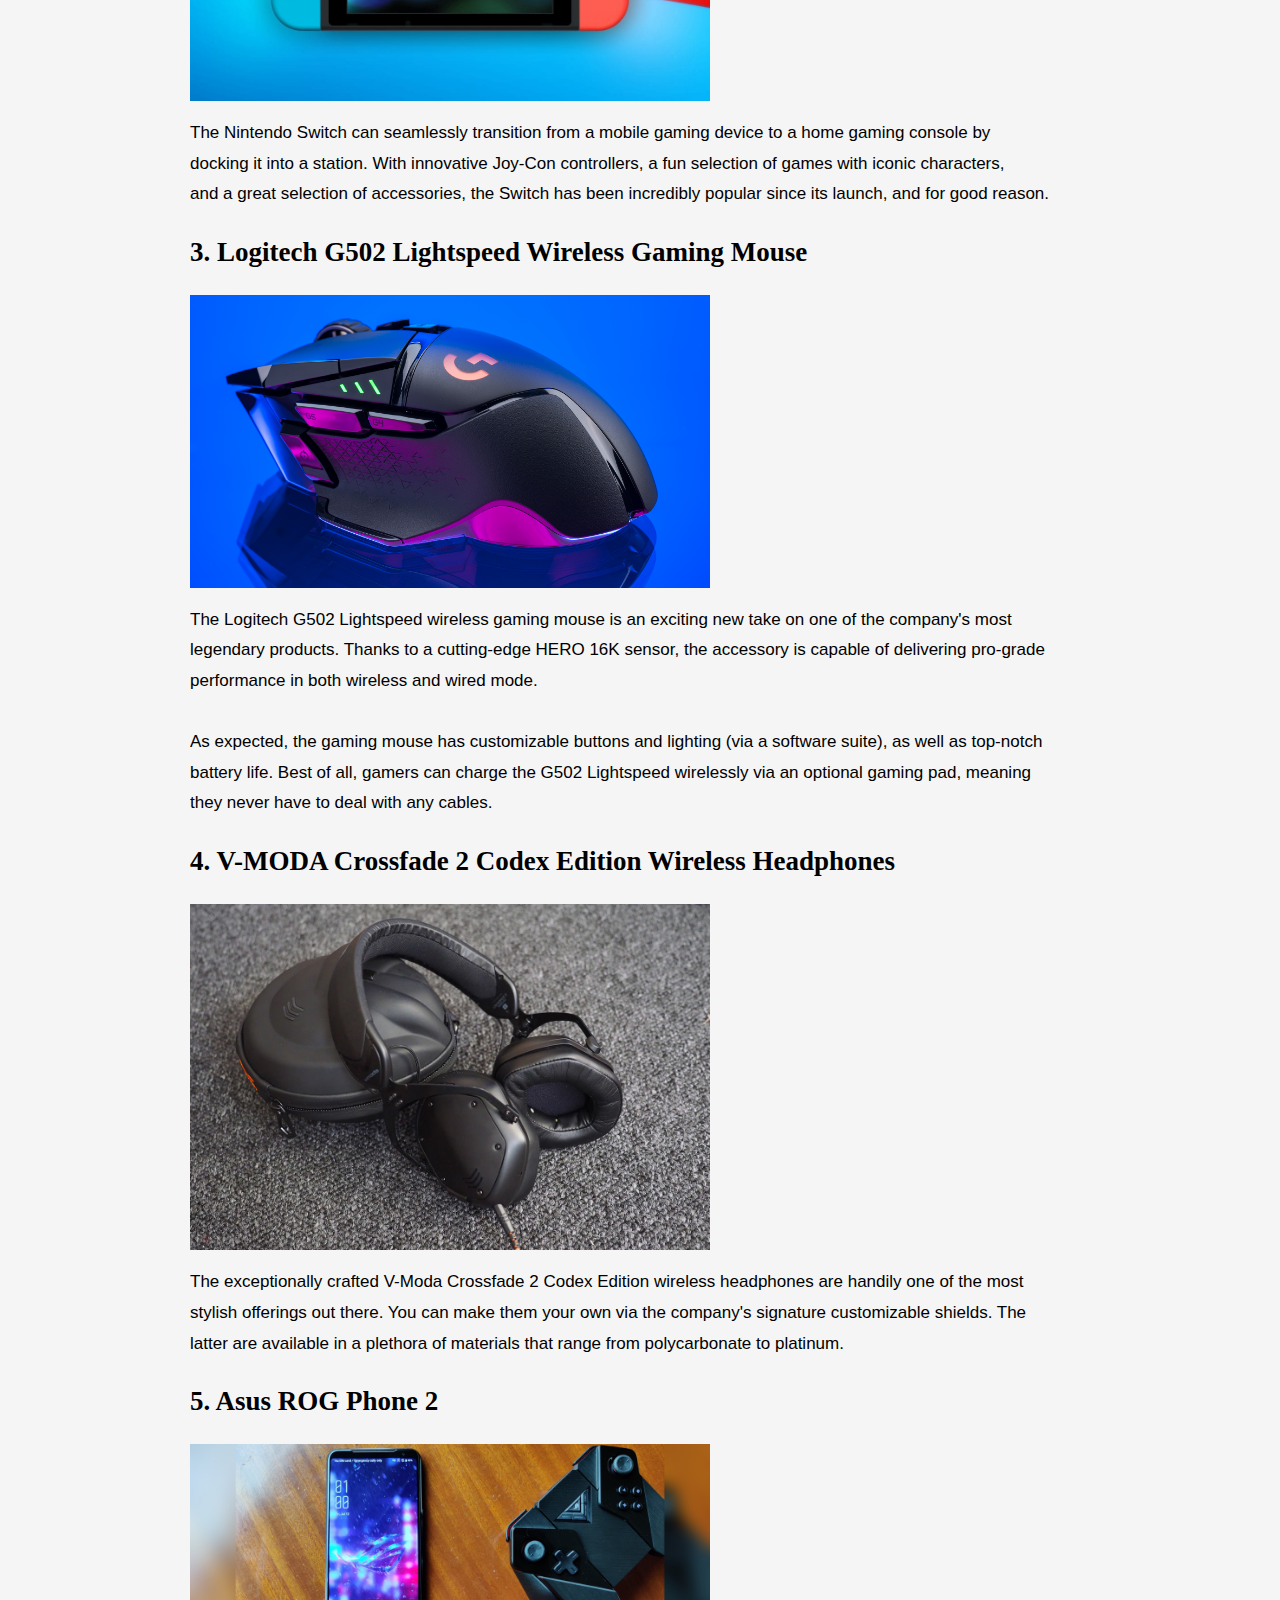
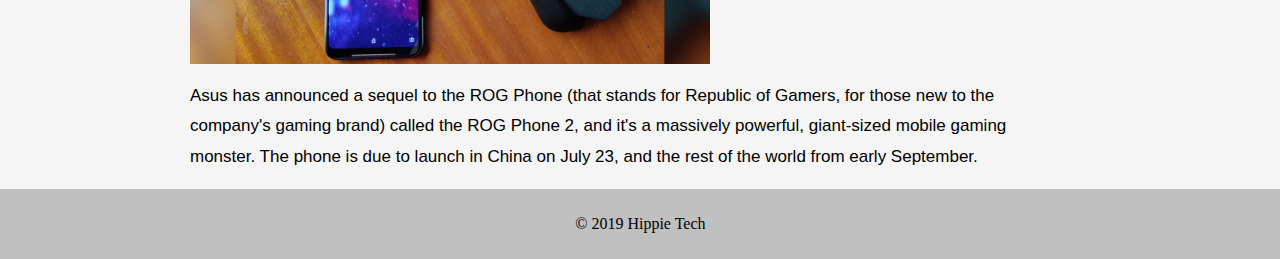
<file: HTML/Gamers.html>
<html>
<head>
<title>Gaming Gadgets For Better Gaming Experience</title>
<link rel="stylesheet" href="../CSS/Content.css">
    
</head>
<body>

<div id="main">

<div class="topnav">
  <span class="one" onclick="openNav()">&#9776;</span>
  <a href="index.html"><b>HOME</b></a>
  <a href="Gallery.html"><b>GALLERY</b></a>
  <a href="News.html"><b>NEWS</b></a>
  <a href="Contact.html"><b>CONTACT</b></a>
  <a href="About.html"><b>ABOUT</b></a>
</div>

    
    
<div id="mySidenav" class="sidenav">
  <a href="javascript:void(0)" class="closebtn" onclick="closeNav()">&times;</a>
  <p><b>PRODUCTS</b></p>
  <a href="Productivity.html"><b>PRODUCTIVITY</b></a>
  <a href="Gamers.html"><b>GAMING</b></a>
  <a href="Ergonomics.html"><b>ERGONOMICS</b></a>
  <a href="Photography.html"><b>PHOTOGRAPHY</b></a>
</div>


    
 
   
    
    
    
    
<div class="background">
  <h1>Gaming Gadgets For Better Gaming<br>Experience</h1>
  <p style="font-size: 20px; color:dimgrey; font-style:italic;">Gamers Assemble!</p>
  <img style="width: 860px" src="../Images/Apex.jpg">
  <br>
  <br>
  <p class="title">1. Razer BlackWidow Elite: Esports Gaming Keyboard</p>
  <img style="width:520px" src="../Images/Razer.jpg">
  <p class="content">Razer's BlackWidow Elite mechanical gaming keyboard is the best of its kind. It has a cool design, excellent build
quality, and a plethora of features, headlined by the gaming giant's own mechanical switches. They have precise
linear tactility and quiet operation.

Razer's Synapse software suite allows you to customize the keyboard's functionality and RGB lighting. Dedicated
multimedia keys are also among the key features of the Razer BlackWidow Elite.</p>
    
  <p class="title">2. Nintendo Switch</p>
  <img style="width:520px" src="../Images/Switch.jpg">
  <p class="content">The Nintendo Switch can seamlessly transition from a mobile gaming device to a home gaming console by
docking it into a station. With innovative Joy-Con controllers, a fun selection of games with iconic characters,
and a great selection of accessories, the Switch has been incredibly popular since its launch, and for good reason.</p>
    
  <p class="title">3. Logitech G502 Lightspeed Wireless Gaming Mouse</p>
  <img style="width:520px" src="../Images/Logitech%20Mouse.jpg">
  <p class="content">The Logitech G502 Lightspeed wireless gaming mouse is an exciting new take on one of the company's most
legendary products. Thanks to a cutting-edge HERO 16K sensor, the accessory is capable of delivering pro-grade
performance in both wireless and wired mode. 

As expected, the gaming mouse has customizable buttons and lighting (via a software suite), as well as top-notch
battery life. Best of all, gamers can charge the G502 Lightspeed wirelessly via an optional gaming pad, meaning
they never have to deal with any cables.</p>
    
    <p class="title">4. V-MODA Crossfade 2 Codex Edition Wireless Headphones</p>
  <img style="width:520px" src="../Images/Vmoda.jpg">
  <p class="content">The exceptionally crafted V-Moda Crossfade 2 Codex Edition wireless headphones are handily one of the most
stylish offerings out there. You can make them your own via the company's signature customizable shields. The
latter are available in a plethora of materials that range from polycarbonate to platinum.</p>
    
    <p class="title">5. Asus ROG Phone 2</p>
  <img style="width:520px" src="../Images/Asus%20ROG%202.jpg">
  <p class="content">Asus has announced a sequel to the ROG Phone (that stands for Republic of Gamers, for those new to the
company's gaming brand) called the ROG Phone 2, and it's a massively powerful, giant-sized mobile gaming
monster. The phone is due to launch in China on July 23, and the rest of the world from early September.</p>
</div>
</div>

<div class="footer">
  <p>&#169; 2019 Hippie Tech</p>
</div>

<script type="text/javascript" src="../JS/Content.js"></script>
</body>
</html>
</file>
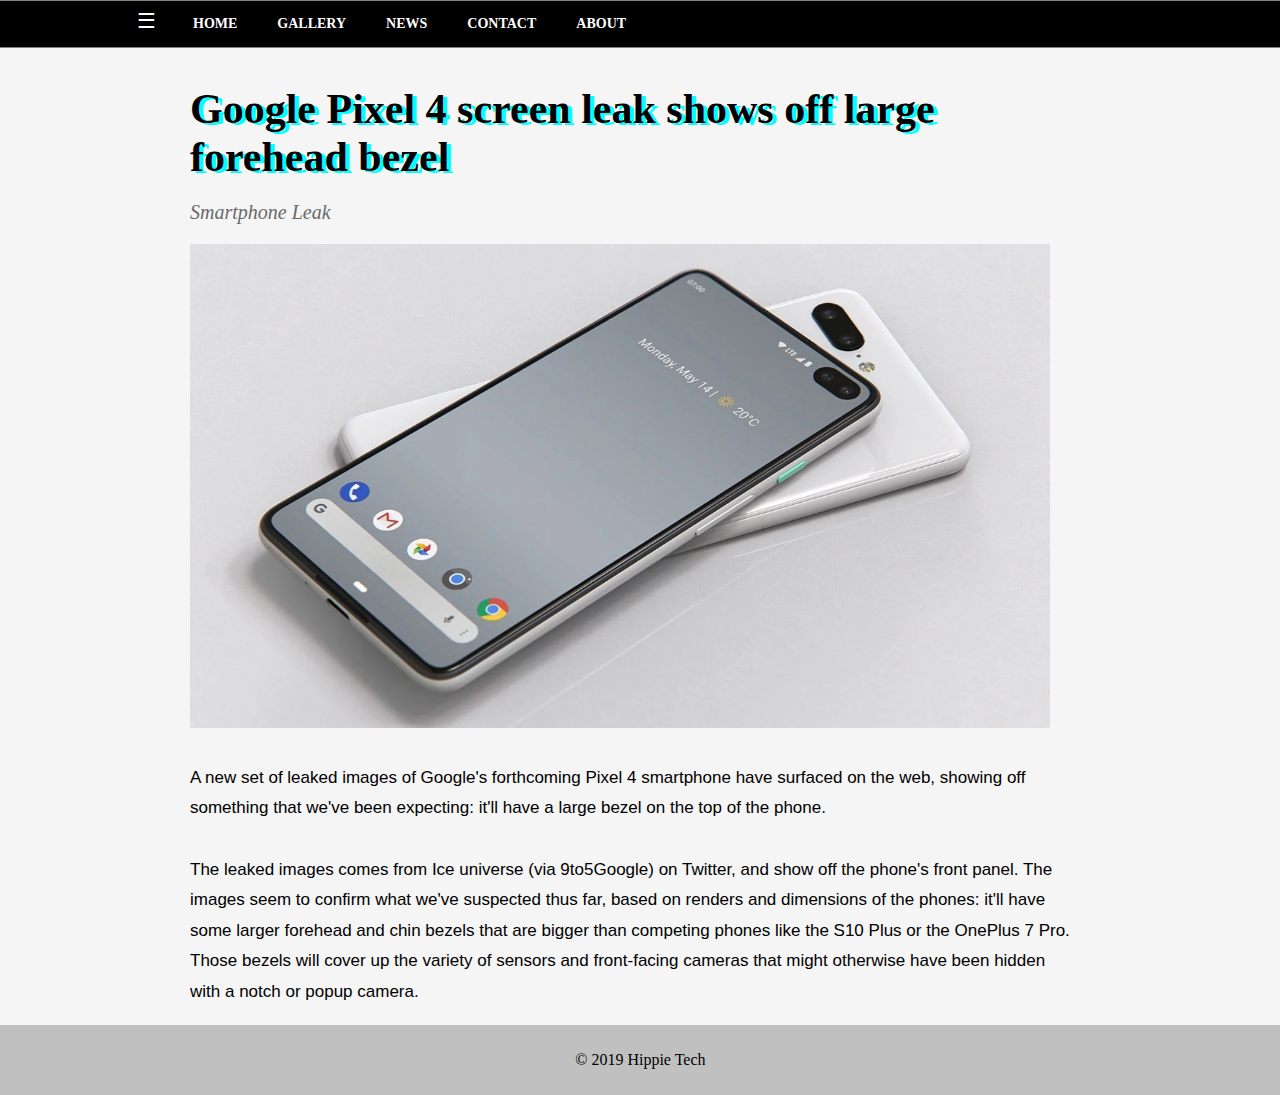
<file: HTML/Google Pixel.html>
<html>
<head>
<title>Google Pixel 4 screen leak shows off large forehead bezel</title>
<link rel="stylesheet" href="../CSS/Content.css">
    
</head>
<body>

<div id="main">

<div class="topnav">
  <span class="one" onclick="openNav()">&#9776;</span>
  <a href="index.html"><b>HOME</b></a>
  <a href="Gallery.html"><b>GALLERY</b></a>
  <a href="News.html"><b>NEWS</b></a>
  <a href="Contact.html"><b>CONTACT</b></a>
  <a href="About.html"><b>ABOUT</b></a>
</div>

    
    
<div id="mySidenav" class="sidenav">
  <a href="javascript:void(0)" class="closebtn" onclick="closeNav()">&times;</a>
  <p><b>PRODUCTS</b></p>
  <a href="Productivity.html"><b>PRODUCTIVITY</b></a>
  <a href="Gamers.html"><b>GAMING</b></a>
  <a href="Ergonomics.html"><b>ERGONOMICS</b></a>
  <a href="Photography.html"><b>PHOTOGRAPHY</b></a>
</div>


    
 
   
    
    
    
    
<div class="background">
  <h1>Google Pixel 4 screen leak shows off large<br>forehead bezel</h1>
  <p style="font-size: 20px; color:dimgrey; font-style:italic;">Smartphone Leak</p>
  <img style="width: 860px" src="../Images/Pixel.jpg">
  <br>
  <br>
  <p class="content">A new set of leaked images of Google's forthcoming Pixel 4 smartphone have surfaced on the web, showing off
something that we've been expecting: it'll have a large bezel on the top of the phone.

The leaked images comes from Ice universe (via 9to5Google) on Twitter, and show off the phone's front panel. The
images seem to confirm what we've suspected thus far, based on renders and dimensions of the phones: it'll have
some larger forehead and chin bezels that are bigger than competing phones like the S10 Plus or the OnePlus 7 Pro.
Those bezels will cover up the variety of sensors and front-facing cameras that might otherwise have been hidden
with a notch or popup camera.</p>
</div>
</div>

<div class="footer">
  <p>&#169; 2019 Hippie Tech</p>
</div>
<script type="text/javascript" src="../JS/Content.js"></script>
</body>
</html>
</file>
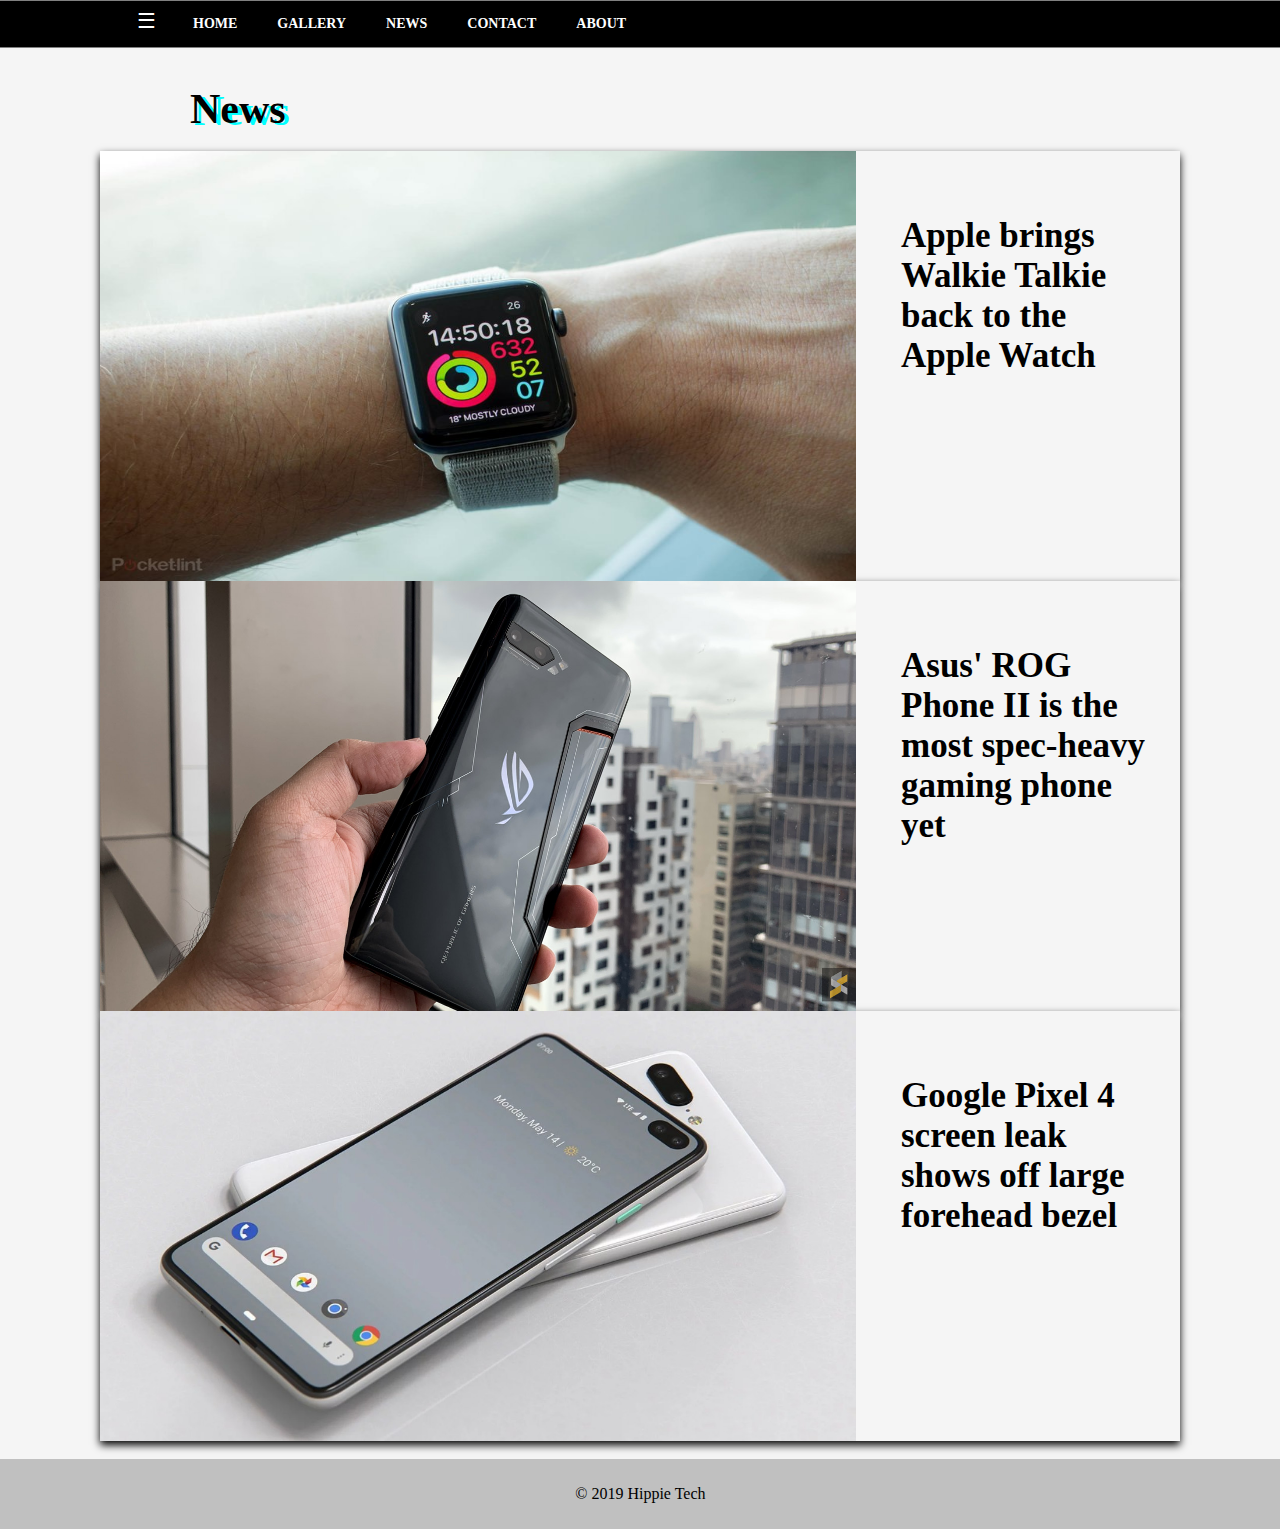
<file: HTML/News.html>
<html>
<head>
<title>News</title>
<link rel="stylesheet" href="../CSS/Content.css">
    
</head>
<body>

<div id="main">

<div class="topnav">
  <span class="one" onclick="openNav()">&#9776;</span>
  <a href="index.html"><b>HOME</b></a>
  <a href="Gallery.html"><b>GALLERY</b></a>
  <a href="News.html"><b>NEWS</b></a>
  <a href="Contact.html"><b>CONTACT</b></a>
  <a href="About.html"><b>ABOUT</b></a>
</div>

    
    
<div id="mySidenav" class="sidenav">
  <a href="javascript:void(0)" class="closebtn" onclick="closeNav()">&times;</a>
  <p><b>PRODUCTS</b></p>
  <a href="Productivity.html"><b>PRODUCTIVITY</b></a>
  <a href="Gamers.html"><b>GAMING</b></a>
  <a href="Ergonomics.html"><b>ERGONOMICS</b></a>
  <a href="Photography.html"><b>PHOTOGRAPHY</b></a>
</div>


    
 
   
    
    
    
    
<div class="background">
  <h1>News</h1>
  <br>
</div>
    
  <div class="slideshowborder">
    <img src="../Images/Apple2.jpg" class="thisimage">
    <div class="thiswords">
        <p class="newsheader"><b><a class="one" href="Apple%20Watch.html">Apple brings Walkie Talkie back to the Apple Watch</a></b></p>
    </div>
  </div>

  <div class="slideshowborder">
    <img src="../Images/ROG.jpg" class="thisimage">
    <div class="thiswords">
      <p class="newsheader"><b><a class="one" href="Asus ROG.html">Asus' ROG Phone II is the most spec-heavy gaming phone yet</a></b></p>
    </div>
  </div>

  <div class="slideshowborder">
    <img src="../Images/Pixel.jpg" class="thisimage">
    <div class="thiswords">
      <p class="newsheader"><b><a class="one" href="Google Pixel.html">Google Pixel 4 screen leak shows off large forehead bezel</a></b></p>
    </div>
  </div>
  <br>
</div>

<div class="footer">
  <p>&#169; 2019 Hippie Tech</p>
</div>

<script type="text/javascript" src="../JS/Content.js"></script>
</body>
</html>
</file>
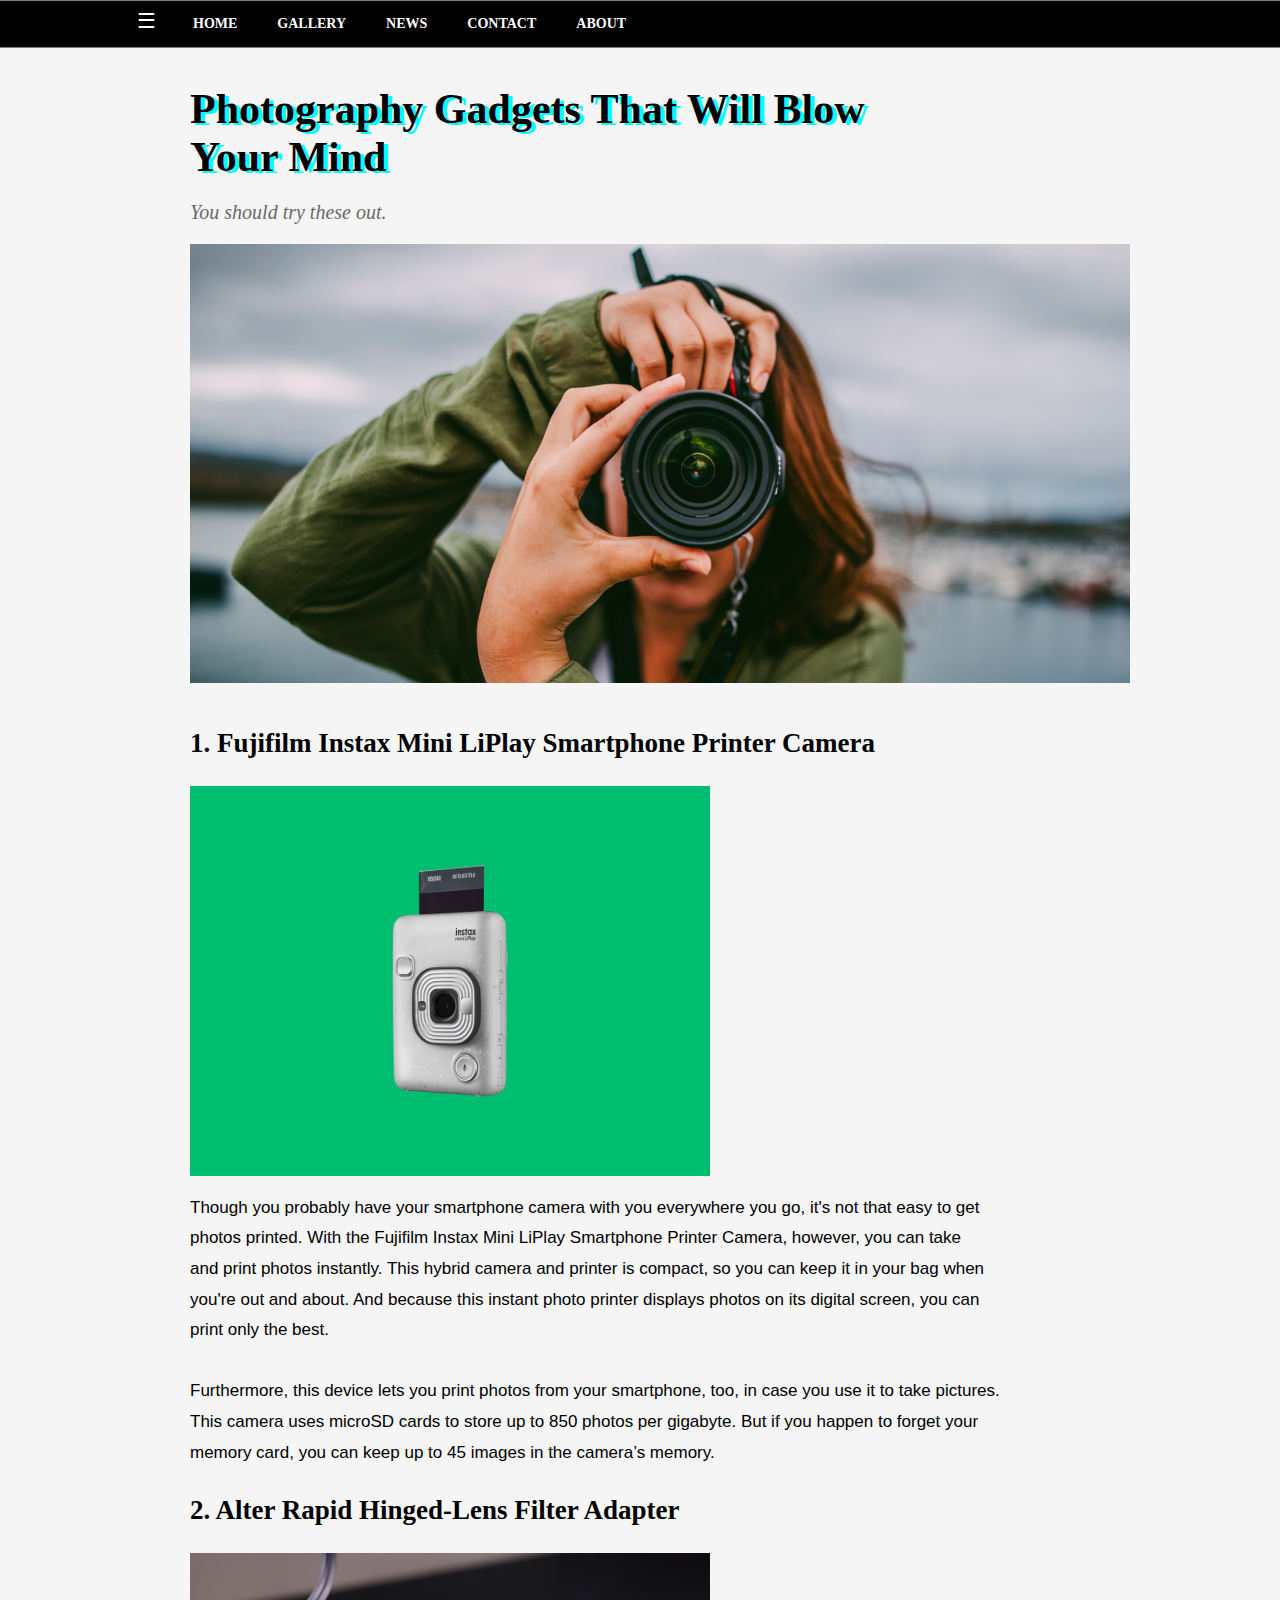
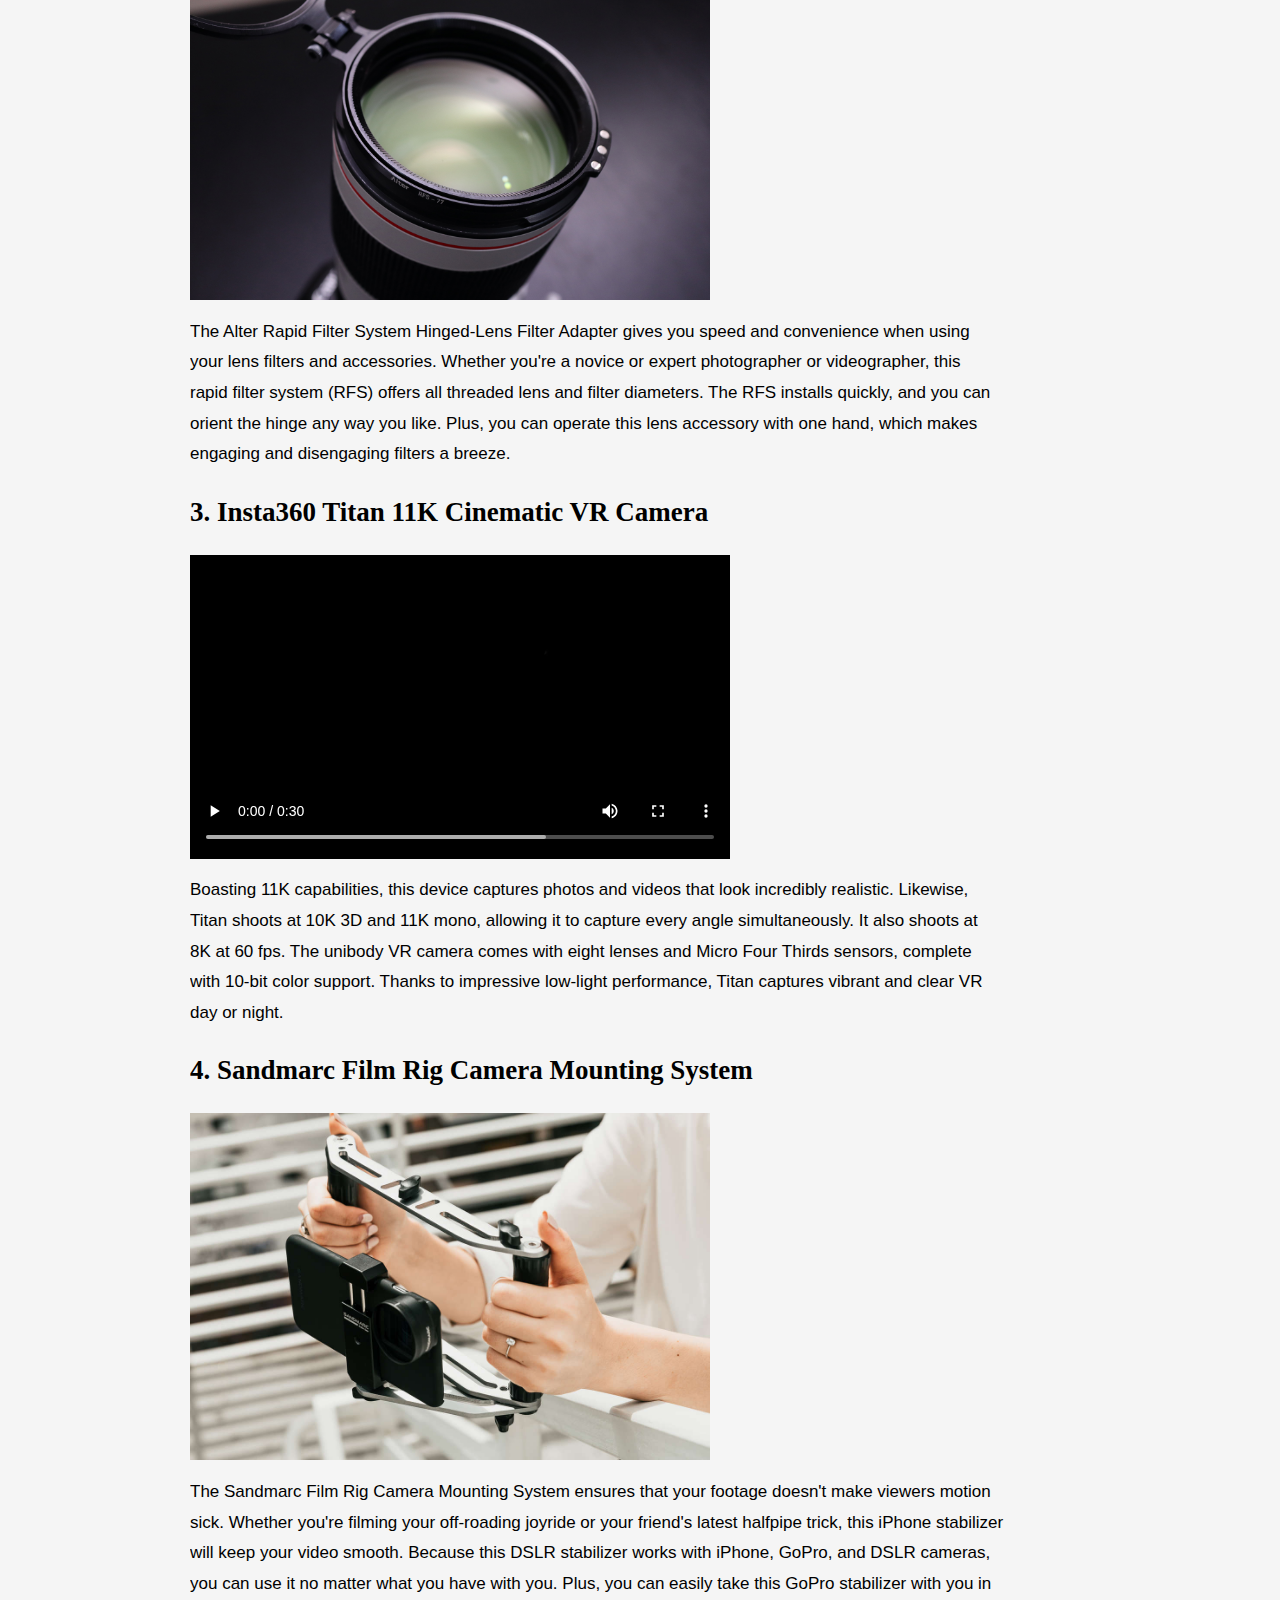
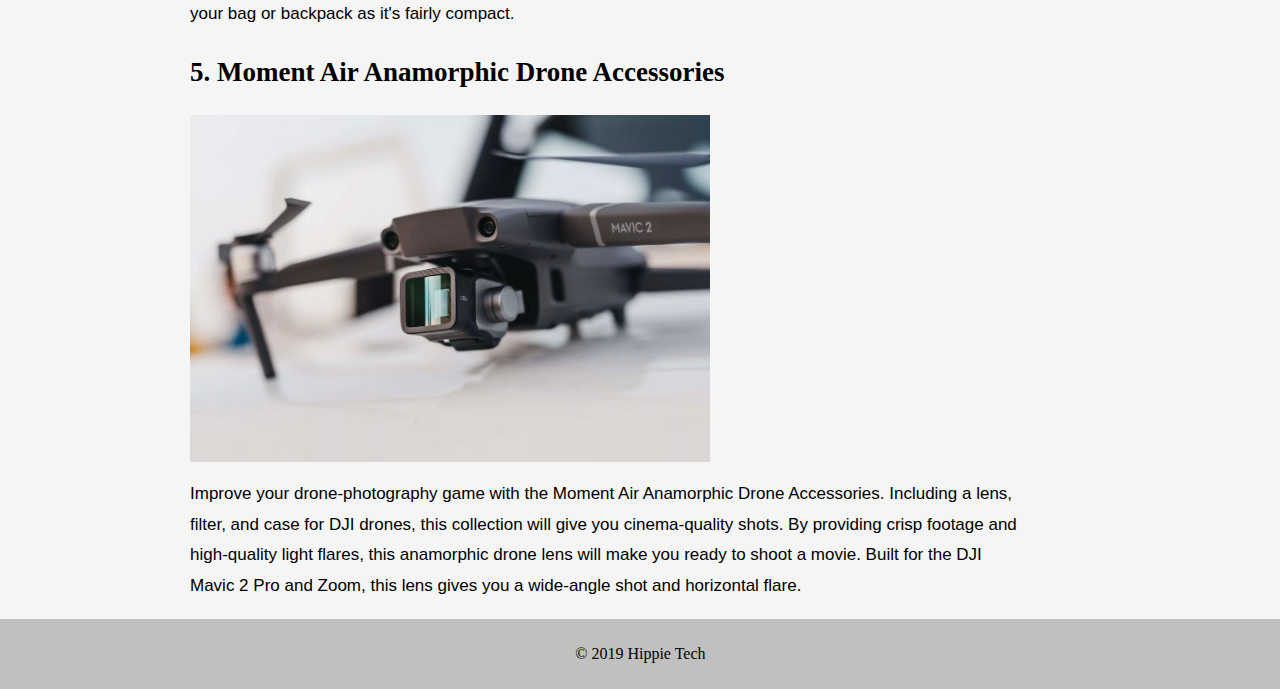
<file: HTML/Photography.html>
<html>
<head>
<title>Photography Gadgets That Will Blow Your Mind</title>
<link rel="stylesheet" href="../CSS/Content.css">
    
</head>
<body>

<div id="main">

<div class="topnav">
  <span class="one" onclick="openNav()">&#9776;</span>
  <a href="index.html"><b>HOME</b></a> 
  <a href="Gallery.html"><b>GALLERY</b></a>
  <a href="News.html"><b>NEWS</b></a>
  <a href="Contact.html"><b>CONTACT</b></a>
  <a href="About.html"><b>ABOUT</b></a>
</div>

    
    
<div id="mySidenav" class="sidenav">
  <a href="javascript:void(0)" class="closebtn" onclick="closeNav()">&times;</a>
  <p><b>PRODUCTS</b></p>
  <a href="Productivity.html"><b>PRODUCTIVITY</b></a>
  <a href="Gamers.html"><b>GAMING</b></a>
  <a href="Ergonomics.html"><b>ERGONOMICS</b></a>
  <a href="Photography.html"><b>PHOTOGRAPHY</b></a>
</div>


    
 
   
    
    
    
    
<div class="background">
  <h1>Photography Gadgets That Will Blow<br>Your Mind</h1>
  <p style="font-size: 20px; color:dimgrey; font-style:italic;">You should try these out.</p>
  <img style="width: 940px" src="../Images/Photography2.jpg">
  <br>
  <br>
  <p class="title">1. Fujifilm Instax Mini LiPlay Smartphone Printer Camera</p>
  <img style="width:520px" src="../Images/Fujifilm.jpg">
  <p class="content">Though you probably have your smartphone camera with you everywhere you go, it's not that easy to get
photos printed. With the Fujifilm Instax Mini LiPlay Smartphone Printer Camera, however, you can take 
and print photos instantly. This hybrid camera and printer is compact, so you can keep it in your bag when
you're out and about. And because this instant photo printer displays photos on its digital screen, you can
print only the best.

Furthermore, this device lets you print photos from your smartphone, too, in case you use it to take pictures.
This camera uses microSD cards to store up to 850 photos per gigabyte. But if you happen to forget your
memory card, you can keep up to 45 images in the camera’s memory.</p>
    
  <p class="title">2. Alter Rapid Hinged-Lens Filter Adapter</p>
  <img style="width:520px" src="../Images/Alter.jpg">
  <p class="content">The Alter Rapid Filter System Hinged-Lens Filter Adapter gives you speed and convenience when using
your lens filters and accessories. Whether you're a novice or expert photographer or videographer, this
rapid filter system (RFS) offers all threaded lens and filter diameters. The RFS installs quickly, and you can
orient the hinge any way you like. Plus, you can operate this lens accessory with one hand, which makes
engaging and disengaging filters a breeze.</p>
    
  <p class="title">3. Insta360 Titan 11K Cinematic VR Camera</p>
  <video width="540px" controls>
    <source src="../Videos/Insta360.mp4" type="video/mp4">
  </video>
  <p class="content">Boasting 11K capabilities, this device captures photos and videos that look incredibly realistic. Likewise,
Titan shoots at 10K 3D and 11K mono, allowing it to capture every angle simultaneously. It also shoots at
8K at 60 fps. The unibody VR camera comes with eight lenses and Micro Four Thirds sensors, complete 
with 10-bit color support. Thanks to impressive low-light performance, Titan captures vibrant and clear VR
day or night.</p>
    
    <p class="title">4. Sandmarc Film Rig Camera Mounting System</p>
  <img style="width:520px" src="../Images/Sandmarc.jpg">
  <p class="content">The Sandmarc Film Rig Camera Mounting System ensures that your footage doesn't make viewers motion
sick. Whether you're filming your off-roading joyride or your friend's latest halfpipe trick, this iPhone stabilizer
will keep your video smooth. Because this DSLR stabilizer works with iPhone, GoPro, and DSLR cameras, 
you can use it no matter what you have with you. Plus, you can easily take this GoPro stabilizer with you in
your bag or backpack as it's fairly compact.</p>
    
    <p class="title">5. Moment Air Anamorphic Drone Accessories</p>
  <img style="width:520px" src="../Images/Moment%20Air.jpg">
  <p class="content">Improve your drone-photography game with the Moment Air Anamorphic Drone Accessories. Including a lens,
filter, and case for DJI drones, this collection will give you cinema-quality shots. By providing crisp footage and
high-quality light flares, this anamorphic drone lens will make you ready to shoot a movie. Built for the DJI
Mavic 2 Pro and Zoom, this lens gives you a wide-angle shot and horizontal flare.</p>
</div>
</div>

<div class="footer">
  <p>&#169; 2019 Hippie Tech</p>
</div>

<script type="text/javascript" src="../JS/Content.js"></script>
</body>
</html>
</file>
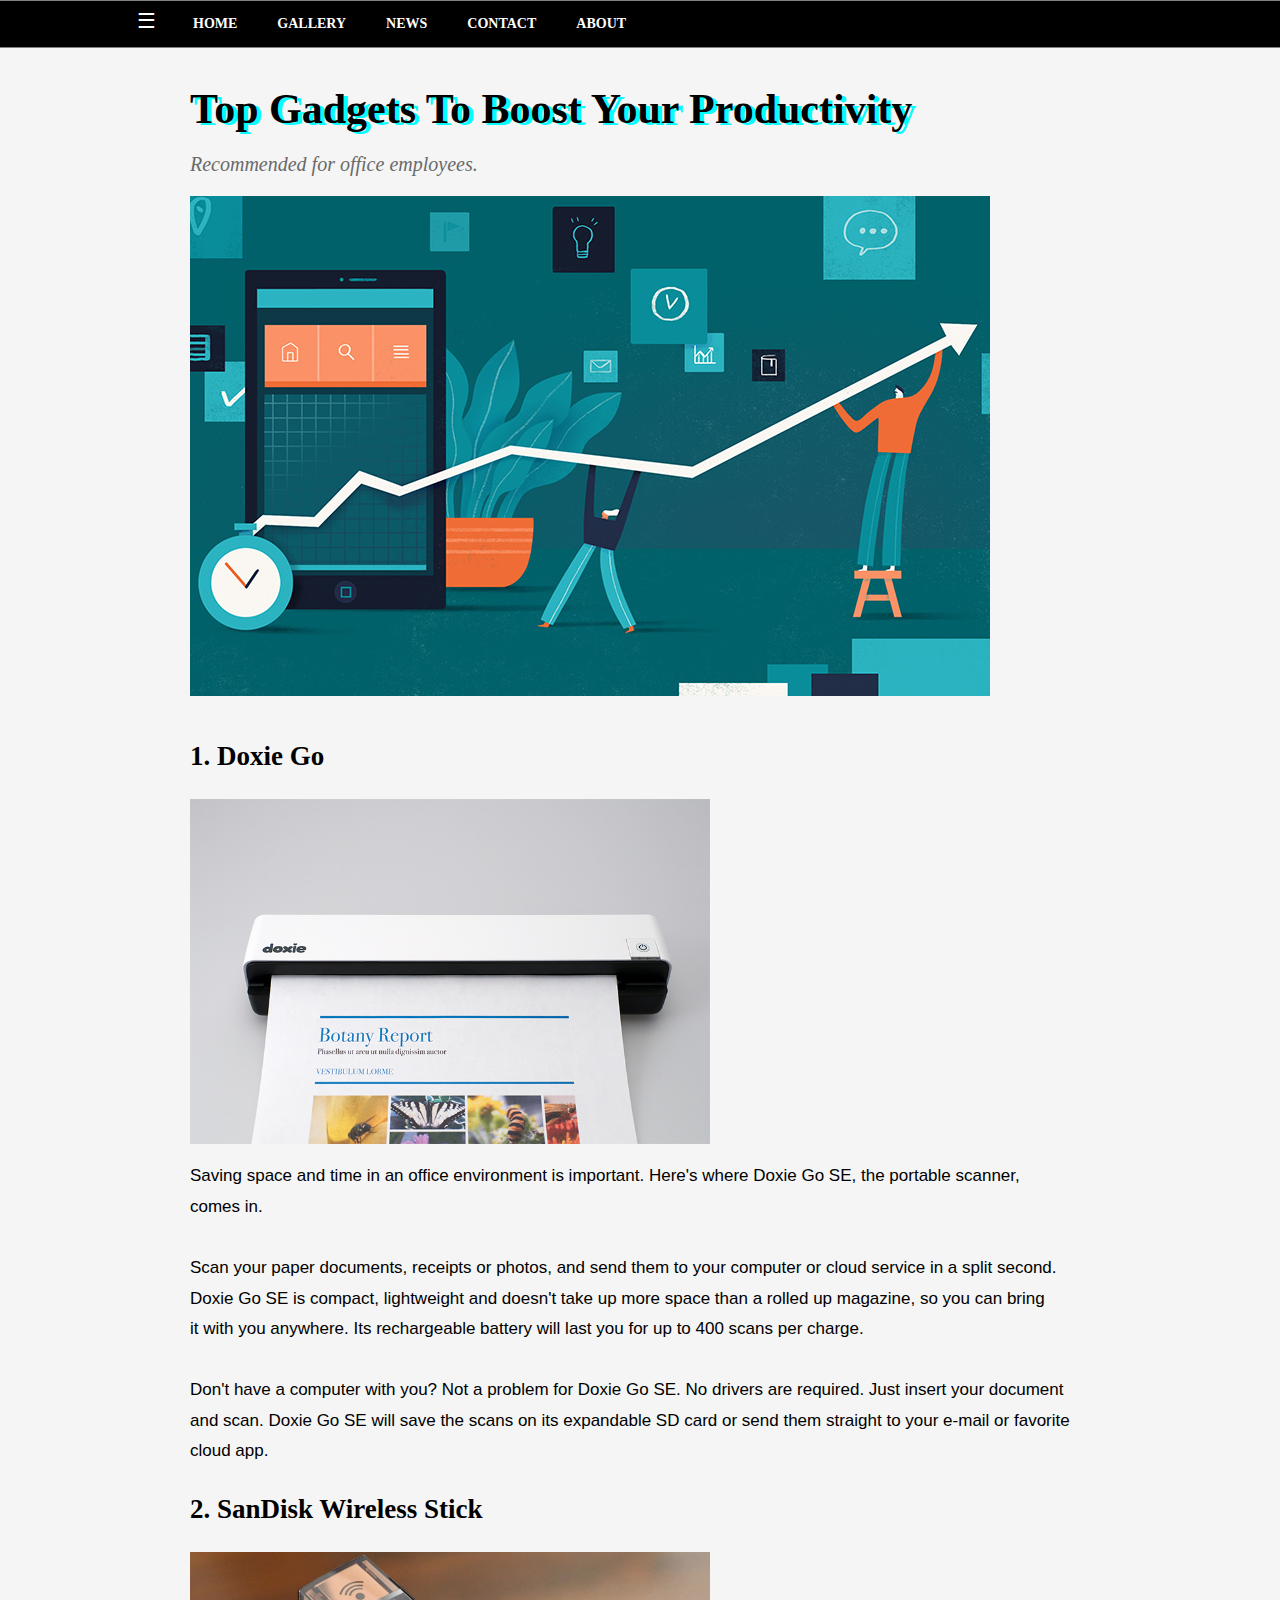
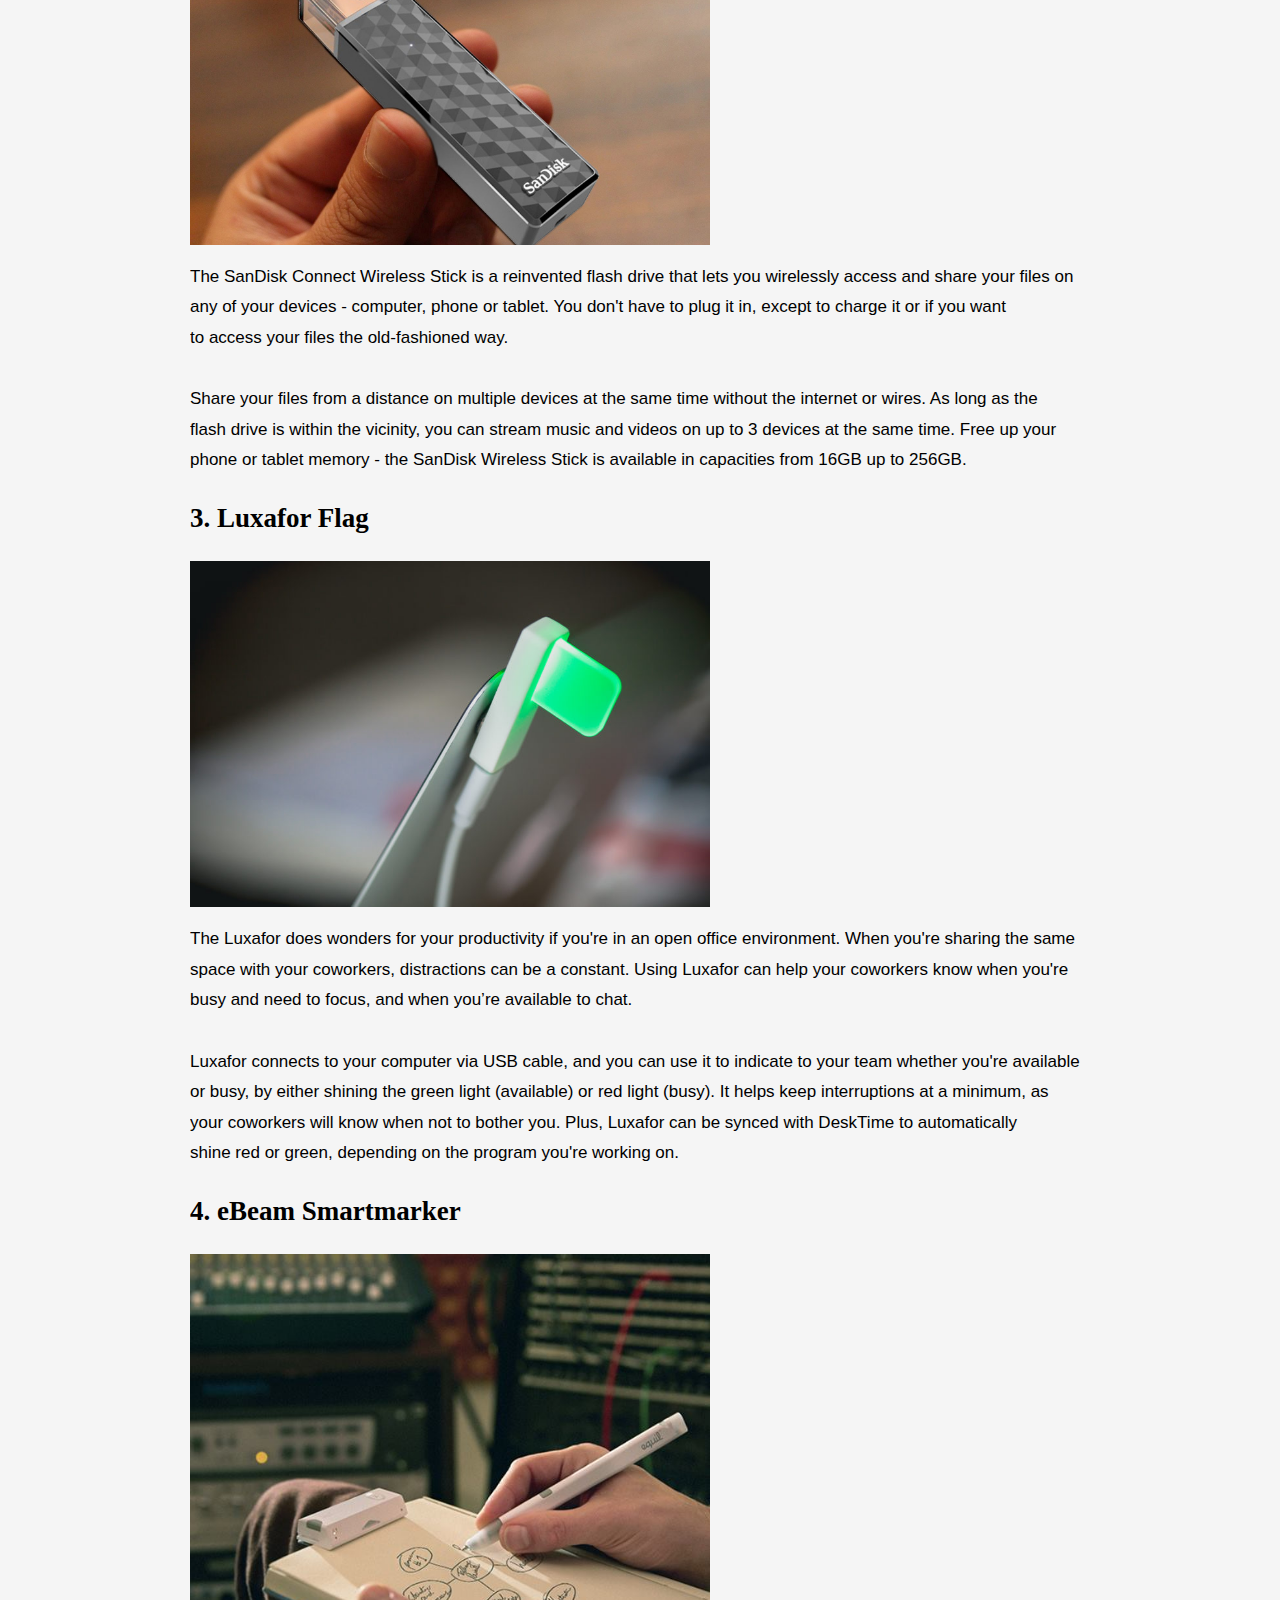
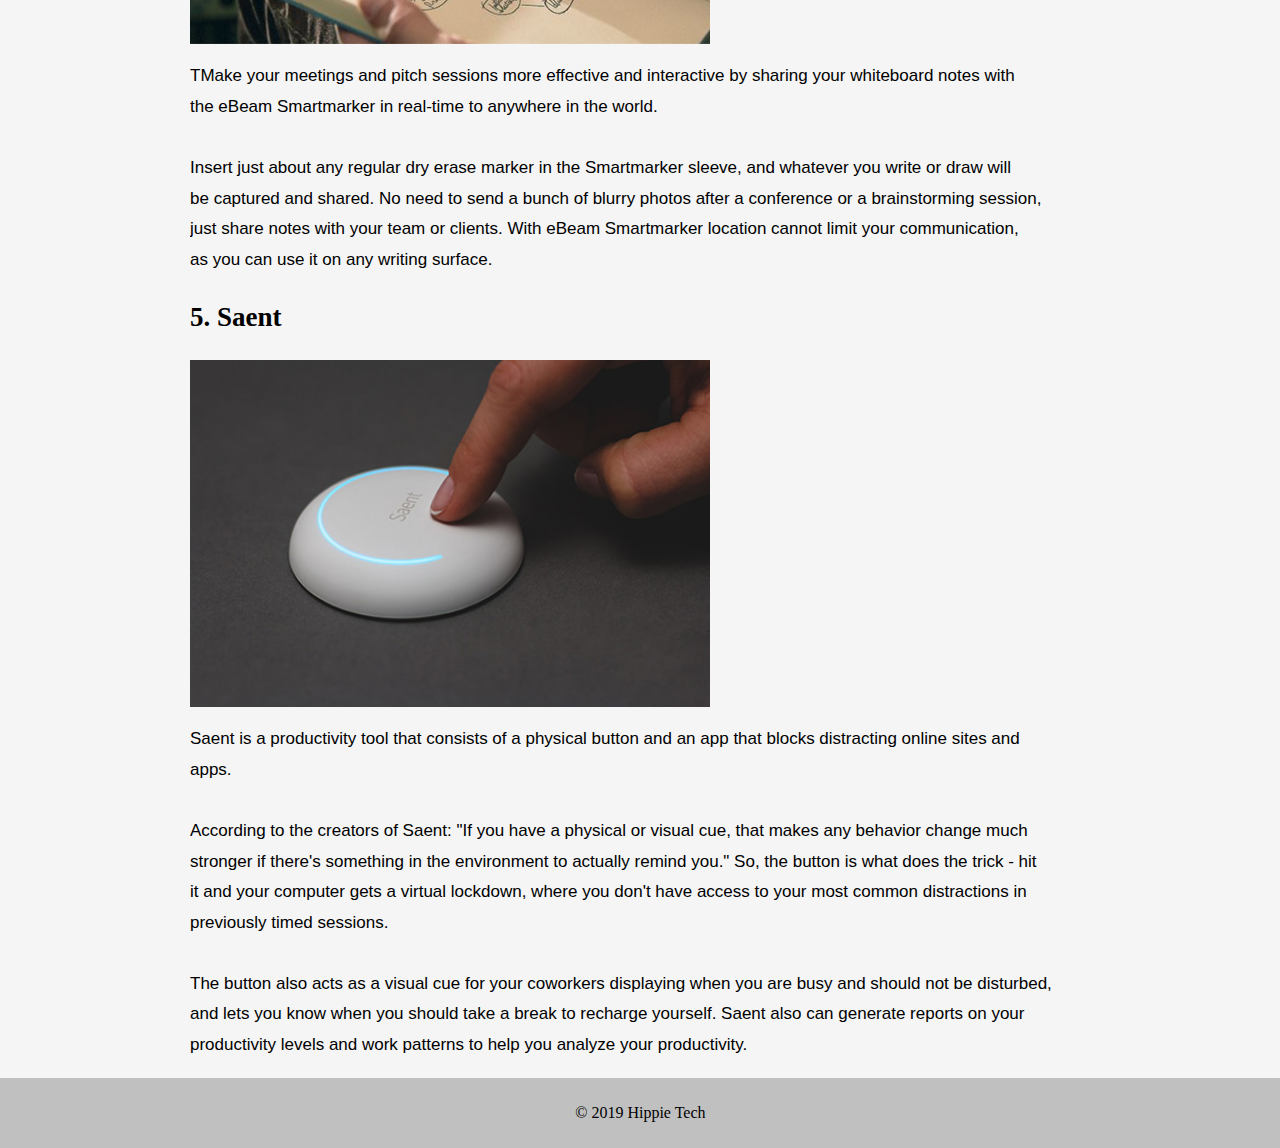
<file: HTML/Productivity.html>
<html>
<head>
<title>Top Gadgets For Productivity</title>
<link rel="stylesheet" href="../CSS/Content.css">
    
</head>
<body>

<div id="main">

<div class="topnav">
  <span class="one" onclick="openNav()">&#9776;</span>
  <a href="index.html"><b>HOME</b></a>
  <a href="Gallery.html"><b>GALLERY</b></a>
  <a href="News.html"><b>NEWS</b></a>
  <a href="Contact.html"><b>CONTACT</b></a>
  <a href="About.html"><b>ABOUT</b></a>
</div>

    
    
<div id="mySidenav" class="sidenav">
  <a href="javascript:void(0)" class="closebtn" onclick="closeNav()">&times;</a>
  <p><b>PRODUCTS</b></p>
  <a href="Productivity.html"><b>PRODUCTIVITY</b></a>
  <a href="Gamers.html"><b>GAMING</b></a>
  <a href="Ergonomics.html"><b>ERGONOMICS</b></a>
  <a href="Photography.html"><b>PHOTOGRAPHY</b></a>
</div>


    
 
   
    
    
    
    
<div class="background">
  <h1>Top Gadgets To Boost Your Productivity</h1>
  <p style="font-size: 20px; color:dimgrey; font-style:italic;">Recommended for office employees.</p>
  <img src="../Images/Productivity2.jpg">
  <br>
  <br>
  <p class="title">1. Doxie Go</p>
  <img style="width:520px" src="../Images/Doxie%20Go.jpg">
  <p class="content">Saving space and time in an office environment is important. Here's where Doxie Go SE, the portable scanner,
comes in.

Scan your paper documents, receipts or photos, and send them to your computer or cloud service in a split second.
Doxie Go SE is compact, lightweight and doesn't take up more space than a rolled up magazine, so you can bring
it with you anywhere. Its rechargeable battery will last you for up to 400 scans per charge.

Don't have a computer with you? Not a problem for Doxie Go SE. No drivers are required. Just insert your document
and scan. Doxie Go SE will save the scans on its expandable SD card or send them straight to your e-mail or favorite
cloud app.</p>
    
  <p class="title">2. SanDisk Wireless Stick</p>
  <img style="width:520px" src="../Images/Sandisk%202.jpg">
  <p class="content">The SanDisk Connect Wireless Stick is a reinvented flash drive that lets you wirelessly access and share your files on
any of your devices - computer, phone or tablet. You don't have to plug it in, except to charge it or if you want
to access your files the old-fashioned way.

Share your files from a distance on multiple devices at the same time without the internet or wires. As long as the
flash drive is within the vicinity, you can stream music and videos on up to 3 devices at the same time. Free up your
phone or tablet memory - the SanDisk Wireless Stick is available in capacities from 16GB up to 256GB.</p>
    
  <p class="title">3. Luxafor Flag</p>
  <img style="width:520px" src="../Images/Luxafor2.jpg">
  <p class="content">The Luxafor does wonders for your productivity if you're in an open office environment. When you're sharing the same
space with your coworkers, distractions can be a constant. Using Luxafor can help your coworkers know when you're
busy and need to focus, and when you’re available to chat.
  
Luxafor connects to your computer via USB cable, and you can use it to indicate to your team whether you're available
or busy, by either shining the green light (available) or red light (busy). It helps keep interruptions at a minimum, as
your coworkers will know when not to bother you. Plus, Luxafor can be synced with DeskTime to automatically
shine red or green, depending on the program you're working on.</p>
    
    <p class="title">4. eBeam Smartmarker</p>
  <img style="width:520px" src="../Images/ebeam.jpg">
  <p class="content">TMake your meetings and pitch sessions more effective and interactive by sharing your whiteboard notes with
the eBeam Smartmarker in real-time to anywhere in the world.

Insert just about any regular dry erase marker in the Smartmarker sleeve, and whatever you write or draw will
be captured and shared. No need to send a bunch of blurry photos after a conference or a brainstorming session,
just share notes with your team or clients. With eBeam Smartmarker location cannot limit your communication,
as you can use it on any writing surface.</p>
    
    <p class="title">5. Saent</p>
  <img style="width:520px" src="../Images/Saent2.jpg">
  <p class="content">Saent is a productivity tool that consists of a physical button and an app that blocks distracting online sites and
apps.

According to the creators of Saent: "If you have a physical or visual cue, that makes any behavior change much
stronger if there's something in the environment to actually remind you." So, the button is what does the trick - hit
it and your computer gets a virtual lockdown, where you don't have access to your most common distractions in
previously timed sessions.

The button also acts as a visual cue for your coworkers displaying when you are busy and should not be disturbed,
and lets you know when you should take a break to recharge yourself. Saent also can generate reports on your
productivity levels and work patterns to help you analyze your productivity.</p>
</div>
</div>

<div class="footer">
  <p>&#169; 2019 Hippie Tech</p>
</div>

<script type="text/javascript" src="../JS/Content.js"></script>
</body>
</html>
</file>
<file: CSS/Content.css>
body, html {
  height: 100%;
  margin: 0;
  font-family: century gothic;
  background-color: whitesmoke;
}


/* Sidenav */
span.one {
  float: left;
  display: block;
  color: white;
  font-size: 21px;
  text-align: center;
  padding: 8px 17px 9px 19px;
  cursor: pointer;
  margin-left: 118px;
}

span.one:hover {
  color: cyan;
  background-color: grey;
}

.sidenav {
  height: 100%;
  width: 0;
  position: fixed;
  z-index: 1;
  top: 0;
  left: 0;
  background-color: black;
  overflow-x: hidden;
  transition: 0.5s;
  padding-top: 40px;
}


.sidenav p {
  padding: 0 8px 0 32px;
  text-decoration: underline;
  font-size: 18px;
  color: whitesmoke;
  display: block;
}

.sidenav a {
  padding: 8px 8px 20px 32px;
  text-decoration: none;
  font-size: 18px;
  color: #818181;
  display: block;
  transition: 0.2s;
}

.sidenav a:hover {
  color: cyan;
}

.sidenav .closebtn {
  position: absolute;
  top: 0;
  right: 25px;
  font-size: 36px;
  margin-left: 50px;
}

#main {
  transition: margin-left .5s;
}

@media screen and (max-height: 450px) {
  .sidenav {padding-top: 15px;}
  .sidenav a {font-size: 18px;}
}




/* Top Navigation bar */
.topnav {
  overflow: hidden;
  background-color: black;
  border: 1px;
  border-style: solid hidden;
  border-color: grey;
  height: 46px;
  position: fixed;
  top: 0;
  width: 100%;
}

.topnav a {
  float: left;
  display: block;
  color: white;
  font-size: 14px;
  text-align: center;
  padding: 15px 20px;
  text-decoration: none;
  transition: 0.2s;
}

.topnav a:hover {
  color: cyan;
  background-color: darkgray;
}





.background {
  border-style: hidden;
  overflow: auto;
  margin-left: 190px;
  margin-right: 0px;
  margin-top: 65px;
}

h1 {
  font-size: 42px;
  margin-top: 20px;
  margin-bottom: 0px;
  text-shadow: 4px 2px cyan;
}

p.title {
  font-size: 27px;
  font-weight: bold;
}

p.content {
  font-family: helvetica;
  line-height: 1.8;
  font-size: 17px;
  font-weight:500;
  white-space: pre;
}

p.newsheader {
  font-size: 35px;
}





/* Slideshow */
.slideshowborder {
    border-style: hidden;
    box-shadow: 0 4px 8px 0 black;
    border-color: black;
    max-height: 1200px;
    overflow: auto;
    background-color: whitesmoke;
    margin-left: 100px;
    margin-right: 100px;
}

.thisimage {
    float: left;
    width: 70%;
    height: 430px;
    padding-right: 45px; 
}

.thiswords {
    background-color: whitesmoke;
    padding-top: 30px;
    padding-right: 35px;
    color: black;
}




/* Links */
a.one:link {
  color: black;
  text-decoration: none;
}

a.one:visited {
  color: black;
  text-decoration: none;
}

a.one:hover {
  color: deepskyblue;
  text-decoration: none;
}

a.one:active {
  color: deepskyblue;
  text-decoration: none;
}



/* Forms */
input[type=text], select {
  width: 100%;
  padding: 12px 20px;
  margin: 8px 0;
  display: inline-block;
  border: 1px solid #ccc;
  border-radius: 4px;
  box-sizing: border-box;
}

input[type=submit] {
  width: 100%;
  background-color: aqua;
  color: white;
  padding: 14px 20px;
  margin: 8px 0;
  border: none;
  border-radius: 4px;
  cursor: pointer;
}

input[type=submit]:hover {
  background-color: darkcyan;
}

.forms {
  border-radius: 5px;
  background-color: #f2f2f2;
  padding: 20px;
  margin-left: 100px;
  margin-right: 100px;
}





/* Footer */
.footer {
  position:relative;
  right: 0;
  left: 0;
  bottom: 0;
  width: 98.5%;
  background-color: #c0c0c0;
  padding: 10px ;
  text-align: center;
}
</file>
<file: CSS/Gallery.css>
body, html {
  height: 100%;
  margin: 0;
  font-family: century gothic;
  background-color: whitesmoke;
}

* {
  box-sizing: border-box;
}


/* Sidenav */
span.one {
  float: left;
  display: block;
  color: white;
  font-size: 21px;
  text-align: center;
  padding: 8px 17px 9px 19px;
  cursor: pointer;
  margin-left: 118px;
}

span.one:hover {
  color: cyan;
  background-color: grey;
}

.sidenav {
  height: 100%;
  width: 0;
  position: fixed;
  z-index: 1;
  top: 0;
  left: 0;
  background-color: black;
  overflow-x: hidden;
  transition: 0.5s;
  padding-top: 40px;
}


.sidenav p {
  padding: 0 8px 0 32px;
  text-decoration: underline;
  font-size: 18px;
  color: whitesmoke;
  display: block;
}

.sidenav a {
  padding: 8px 8px 20px 32px;
  text-decoration: none;
  font-size: 18px;
  color: #818181;
  display: block;
  transition: 0.2s;
}

.sidenav a:hover {
  color: cyan;
}

.sidenav .closebtn {
  position: absolute;
  top: 0;
  right: 25px;
  font-size: 36px;
  margin-left: 50px;
}

#main {
  transition: margin-left .5s;
}

@media screen and (max-height: 450px) {
  .sidenav {padding-top: 15px;}
  .sidenav a {font-size: 18px;}
}




/* Top Navigation bar */
.topnav {
  overflow: hidden;
  background-color: black;
  border: 1px;
  border-style: solid hidden;
  border-color: grey;
  height: 46px;
  position: fixed;
  top: 0;
  width: 100%;
}

.topnav a {
  float: left;
  display: block;
  color: white;
  font-size: 14px;
  text-align: center;
  padding: 15px 20px;
  text-decoration: none;
  transition: 0.2s;
}

.topnav a:hover {
  color: cyan;
  background-color: darkgray;
}



.background {
  border-style: hidden;
  overflow: auto;
  margin-left: 100px;
  margin-top: 65px;
}

h1 {
  font-size: 42px;
  margin-left: 90px;
  margin-top: 20px;
  margin-bottom: 0px;
  text-shadow: 4px 2px cyan;
}

/* Gallery */
.column {
  float: right;
  width: 50%;
  margin: 0;
  padding: 0px;
}

.column img {
  margin-top: 12px;
}

.row:after {
  content: "";
  display:table;
  clear: both;
}



/* Footer */
.footer {
  position:relative;
  right: 0;
  left: 0;
  bottom: 0;
  width: 98.5%;
  background-color: #c0c0c0;
  padding: 10px ;
  text-align: center;
}
</file>
